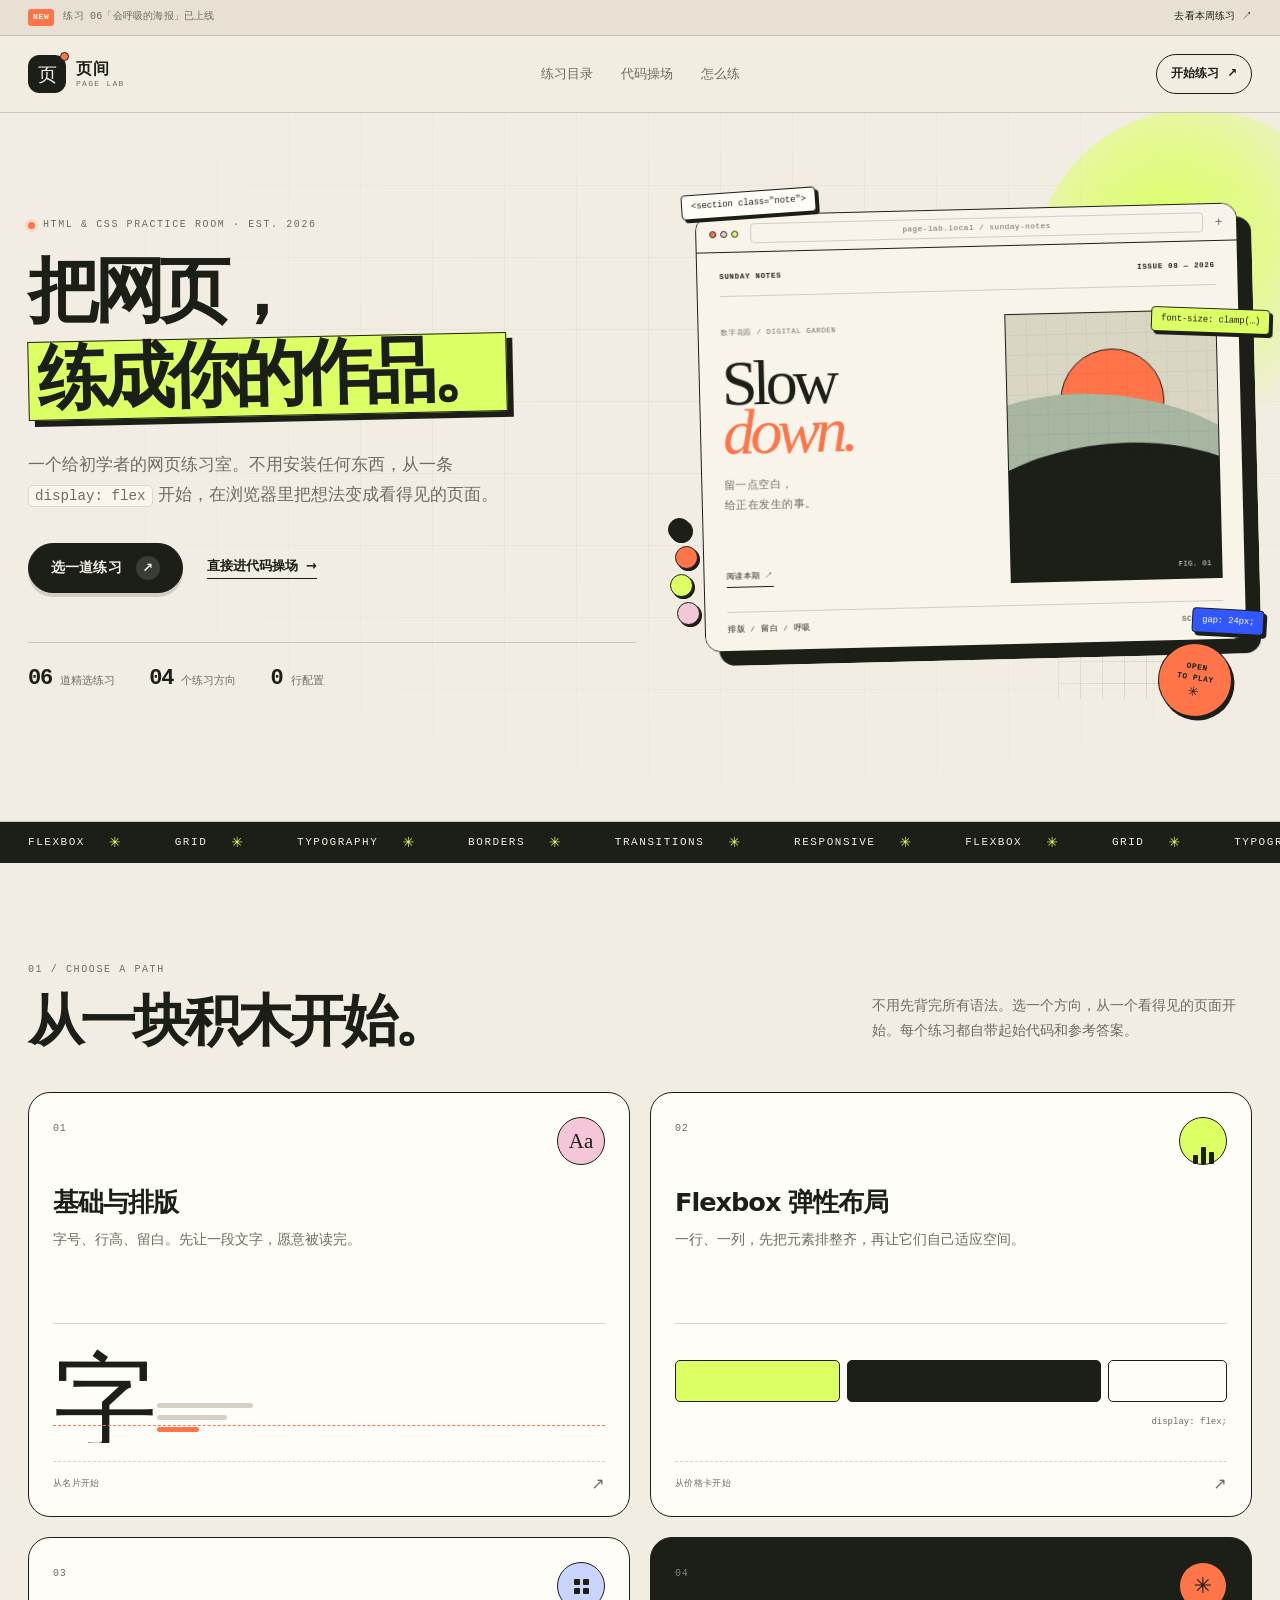
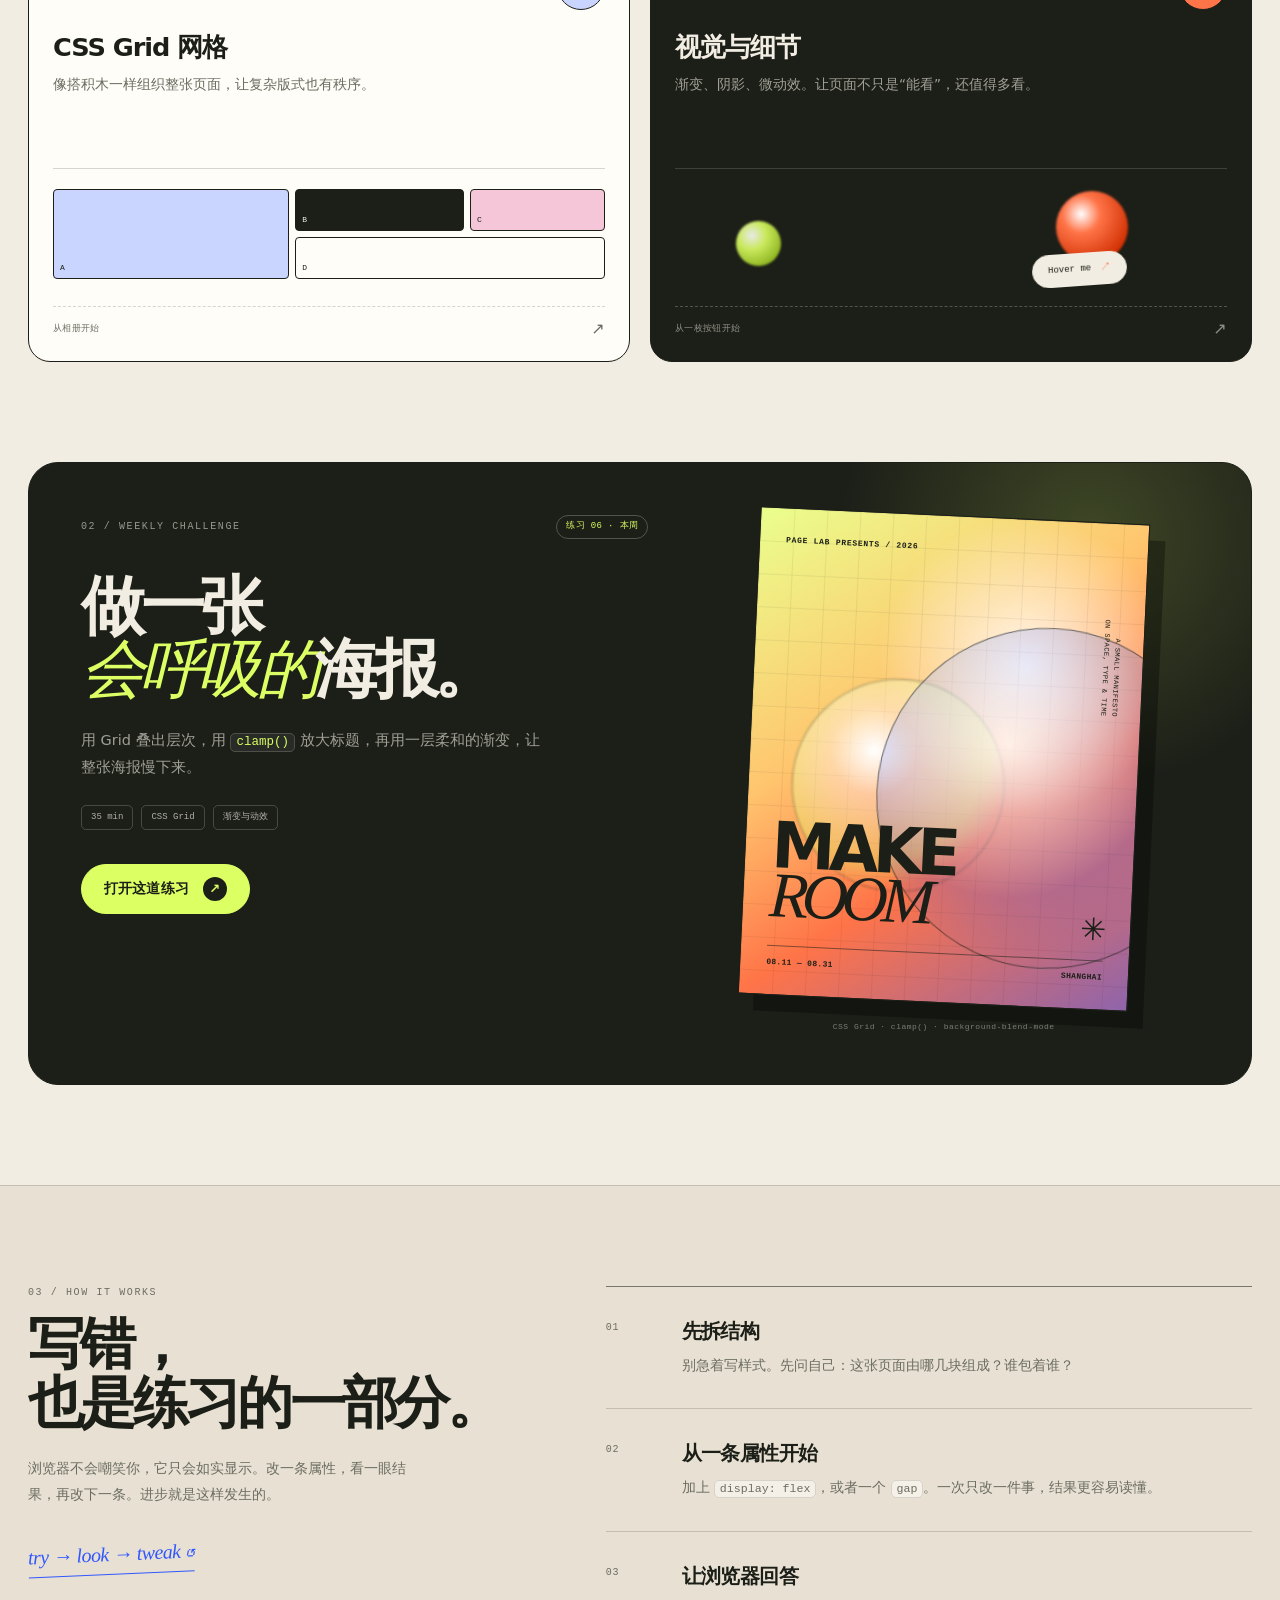
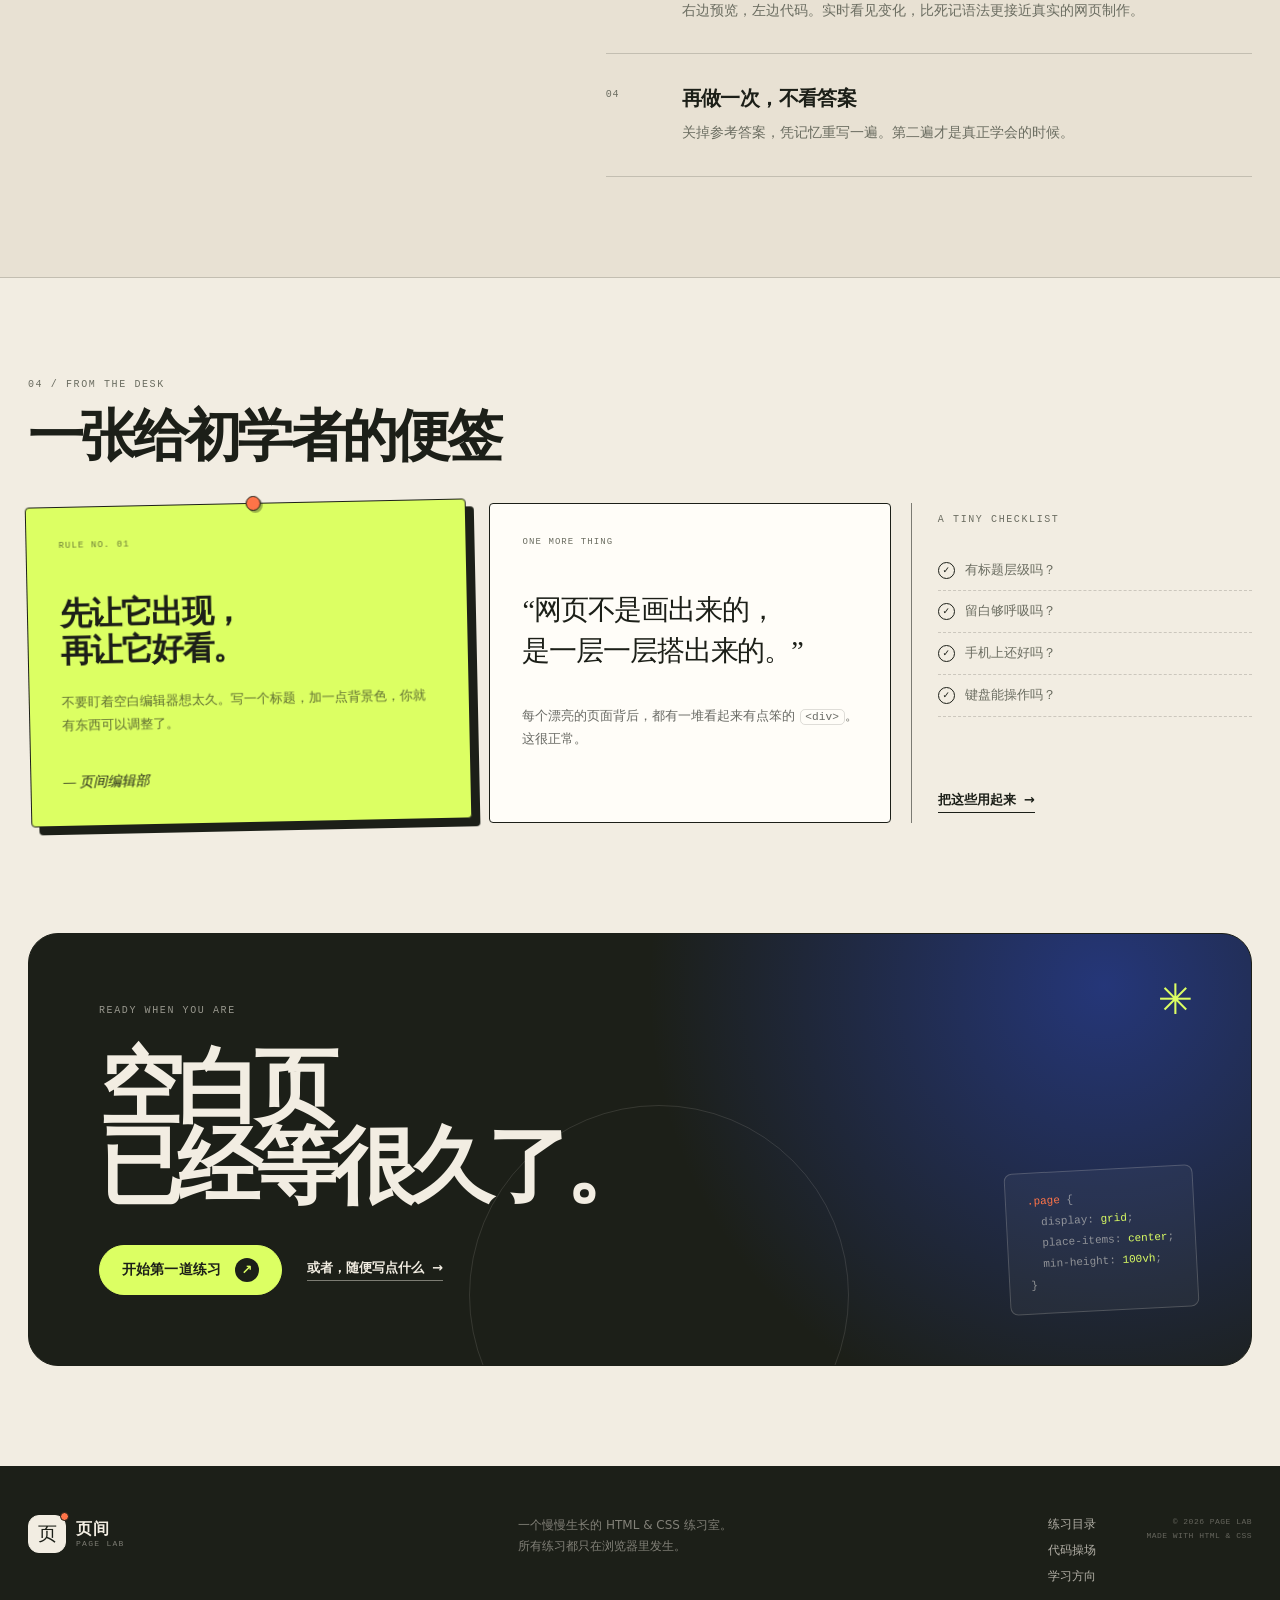
<file: index.html>
<!DOCTYPE html>
<html lang="zh-CN">
<head>
  <meta charset="UTF-8">
  <meta name="viewport" content="width=device-width, initial-scale=1.0">
  <meta name="theme-color" content="#f2ede2">
  <meta name="description" content="页间 PAGE LAB 是一个给初学者的 HTML &amp; CSS 练习室。用 6 道小练习、实时预览和参考答案，把网页练成自己的作品。">
  <title>页间 PAGE LAB · HTML &amp; CSS 练习室</title>
  <link rel="icon" href="assets/icons/favicon.svg" type="image/svg+xml">
  <link rel="icon" href="assets/icons/favicon-32x32.png" sizes="32x32" type="image/png">
  <link rel="icon" href="assets/icons/favicon-16x16.png" sizes="16x16" type="image/png">
  <link rel="shortcut icon" href="favicon.ico">
  <link rel="apple-touch-icon" sizes="180x180" href="assets/icons/apple-touch-icon.png">
  <link rel="manifest" href="site.webmanifest">
  <meta name="application-name" content="页间 PAGE LAB">
  <meta name="apple-mobile-web-app-title" content="页间">
  <meta name="apple-mobile-web-app-capable" content="yes">
  <meta name="mobile-web-app-capable" content="yes">
  <meta name="apple-mobile-web-app-status-bar-style" content="default">
  <link rel="stylesheet" href="styles.css">
  <script src="app.js" defer></script>
</head>
<body class="home" data-page="home">
  <a class="skip-link" href="#main">跳到主要内容</a>

  <div class="topbar">
    <div class="shell topbar-inner">
      <p><span class="topbar-label">NEW</span> 练习 06「会呼吸的海报」已上线</p>
      <a href="practice.html">去看本周练习 <span aria-hidden="true">↗</span></a>
    </div>
  </div>

  <header class="site-header" data-header>
    <div class="shell header-inner">
      <a class="brand" href="index.html" aria-label="页间 PAGE LAB 首页">
        <span class="brand-mark" aria-hidden="true">页</span>
        <span class="brand-words"><strong>页间</strong><small>PAGE LAB</small></span>
      </a>

      <button class="nav-toggle" type="button" aria-expanded="false" aria-controls="site-nav">
        <span class="sr-only">打开导航</span>
        <span aria-hidden="true"></span><span aria-hidden="true"></span>
      </button>

      <nav class="site-nav" id="site-nav" aria-label="主导航">
        <a href="practice.html">练习目录</a>
        <a href="playground.html">代码操场</a>
        <a href="#roadmap">怎么练</a>
      </nav>

      <a class="header-cta" href="practice.html">
        开始练习 <span aria-hidden="true">↗</span>
      </a>
    </div>
  </header>

  <main id="main">
    <section class="hero">
      <div class="hero-grid" aria-hidden="true"></div>
      <div class="shell hero-inner">
        <div class="hero-copy">
          <p class="eyebrow"><span class="eyebrow-dot" aria-hidden="true"></span> HTML &amp; CSS PRACTICE ROOM · EST. 2026</p>
          <h1>把网页，<br><span class="highlight">练成你的作品。</span></h1>
          <p class="hero-lede">一个给初学者的网页练习室。不用安装任何东西，从一条 <code>display: flex</code> 开始，在浏览器里把想法变成看得见的页面。</p>
          <div class="hero-actions">
            <a class="btn btn-dark" href="practice.html">选一道练习 <span class="btn-arrow" aria-hidden="true">↗</span></a>
            <a class="text-link" href="playground.html">直接进代码操场 <span aria-hidden="true">→</span></a>
          </div>
          <dl class="hero-stats">
            <div><dt>06</dt><dd>道精选练习</dd></div>
            <div><dt>04</dt><dd>个练习方向</dd></div>
            <div><dt>0</dt><dd>行配置</dd></div>
          </dl>
        </div>

        <div class="hero-art" aria-label="一个用 HTML 和 CSS 制作的双栏网页示例">
          <div class="art-sun" aria-hidden="true"></div>
          <div class="art-grid-lines" aria-hidden="true"></div>

          <div class="browser-card">
            <div class="browser-bar">
              <span class="browser-dots" aria-hidden="true"><i></i><i></i><i></i></span>
              <span class="browser-address">page-lab.local / sunday-notes</span>
              <span class="browser-plus" aria-hidden="true">+</span>
            </div>
            <div class="mini-site">
              <div class="mini-nav">
                <span>SUNDAY NOTES</span>
                <span>ISSUE 08 — 2026</span>
              </div>
              <div class="hero-mini-stage">
                <div class="mini-copy">
                  <span class="mini-kicker">数字花园 / DIGITAL GARDEN</span>
                  <h2>Slow<br><em>down.</em></h2>
                  <p>留一点空白，<br>给正在发生的事。</p>
                  <span class="mini-link">阅读本期 <i aria-hidden="true">↗</i></span>
                </div>
                <div class="mini-art" aria-hidden="true">
                  <div class="mini-sun"></div>
                  <div class="mini-ridge ridge-back"></div>
                  <div class="mini-ridge ridge-front"></div>
                  <span class="mini-fig">FIG. 01</span>
                </div>
              </div>
              <div class="mini-footer">
                <span>排版 / 留白 / 呼吸</span>
                <span>SCROLL ↓</span>
              </div>
            </div>
          </div>

          <span class="float-tag tag-html" aria-hidden="true">&lt;section class="note"&gt;</span>
          <span class="float-tag tag-css" aria-hidden="true">gap: 24px;</span>
          <span class="float-tag tag-font" aria-hidden="true">font-size: clamp(…)</span>

          <div class="palette" aria-hidden="true">
            <span style="--swatch:#1c1f18"></span>
            <span style="--swatch:#ff7448"></span>
            <span style="--swatch:#dcff63"></span>
            <span style="--swatch:#f5c6d7"></span>
          </div>

          <div class="stamp" aria-hidden="true">
            <span>OPEN</span>
            <span>TO PLAY</span>
            <i>✳</i>
          </div>
        </div>
      </div>
    </section>

    <div class="marquee" aria-hidden="true">
      <div class="marquee-track">
        <span>FLEXBOX</span><i>✳</i><span>GRID</span><i>✳</i><span>TYPOGRAPHY</span><i>✳</i><span>BORDERS</span><i>✳</i><span>TRANSITIONS</span><i>✳</i><span>RESPONSIVE</span><i>✳</i>
        <span>FLEXBOX</span><i>✳</i><span>GRID</span><i>✳</i><span>TYPOGRAPHY</span><i>✳</i><span>BORDERS</span><i>✳</i><span>TRANSITIONS</span><i>✳</i><span>RESPONSIVE</span><i>✳</i>
      </div>
    </div>

    <section class="section paths" id="paths">
      <div class="shell">
        <div class="section-heading">
          <div>
            <p class="eyebrow">01 / CHOOSE A PATH</p>
            <h2>从一块积木开始。</h2>
          </div>
          <p class="section-aside">不用先背完所有语法。选一个方向，从一个看得见的页面开始。每个练习都自带起始代码和参考答案。</p>
        </div>

        <div class="path-grid">
          <a class="path-card path-basic" href="practice.html?cat=basics">
            <div class="path-top">
              <span class="path-index">01</span>
              <span class="path-icon icon-type" aria-hidden="true">Aa</span>
            </div>
            <div class="path-body">
              <h3>基础与排版</h3>
              <p>字号、行高、留白。先让一段文字，愿意被读完。</p>
              <div class="path-visual visual-type" aria-hidden="true">
                <span class="type-big">字</span>
                <span class="type-lines"><i></i><i></i><i></i></span>
                <span class="type-baseline"></span>
              </div>
            </div>
            <div class="path-foot"><span>从名片开始</span><span class="path-arrow" aria-hidden="true">↗</span></div>
          </a>

          <a class="path-card path-flex" href="practice.html?cat=flex">
            <div class="path-top">
              <span class="path-index">02</span>
              <span class="path-icon icon-flex" aria-hidden="true"><i></i><i></i><i></i></span>
            </div>
            <div class="path-body">
              <h3>Flexbox 弹性布局</h3>
              <p>一行、一列，先把元素排整齐，再让它们自己适应空间。</p>
              <div class="path-visual visual-flex" aria-hidden="true">
                <span class="flex-bar"><i></i><i></i><i></i></span>
                <span class="flex-note">display: flex;</span>
              </div>
            </div>
            <div class="path-foot"><span>从价格卡开始</span><span class="path-arrow" aria-hidden="true">↗</span></div>
          </a>

          <a class="path-card path-grid-card" href="practice.html?cat=grid">
            <div class="path-top">
              <span class="path-index">03</span>
              <span class="path-icon icon-grid" aria-hidden="true"><i></i><i></i><i></i><i></i></span>
            </div>
            <div class="path-body">
              <h3>CSS Grid 网格</h3>
              <p>像搭积木一样组织整张页面，让复杂版式也有秩序。</p>
              <div class="path-visual visual-grid" aria-hidden="true">
                <span class="grid-cell cell-a">A</span>
                <span class="grid-cell cell-b">B</span>
                <span class="grid-cell cell-c">C</span>
                <span class="grid-cell cell-d">D</span>
              </div>
            </div>
            <div class="path-foot"><span>从相册开始</span><span class="path-arrow" aria-hidden="true">↗</span></div>
          </a>

          <a class="path-card path-visual-card" href="practice.html?cat=visual">
            <div class="path-top">
              <span class="path-index">04</span>
              <span class="path-icon icon-spark" aria-hidden="true">✳</span>
            </div>
            <div class="path-body">
              <h3>视觉与细节</h3>
              <p>渐变、阴影、微动效。让页面不只是“能看”，还值得多看。</p>
              <div class="path-visual visual-motion" aria-hidden="true">
                <span class="orb orb-one"></span>
                <span class="orb orb-two"></span>
                <span class="motion-button">Hover me <i>↗</i></span>
              </div>
            </div>
            <div class="path-foot"><span>从一枚按钮开始</span><span class="path-arrow" aria-hidden="true">↗</span></div>
          </a>
        </div>
      </div>
    </section>

    <section class="feature-section" id="challenge">
      <div class="shell">
        <div class="feature-card">
          <div class="feature-copy">
            <div class="feature-topline">
              <p class="eyebrow eyebrow-light">02 / WEEKLY CHALLENGE</p>
              <span class="feature-badge">练习 06 · 本周</span>
            </div>
            <h2>做一张<br><em>会呼吸的</em>海报。</h2>
            <p>用 Grid 叠出层次，用 <code>clamp()</code> 放大标题，再用一层柔和的渐变，让整张海报慢下来。</p>
            <ul class="feature-meta" aria-label="练习信息">
              <li>35 min</li>
              <li>CSS Grid</li>
              <li>渐变与动效</li>
            </ul>
            <a class="btn btn-lime" href="playground.html?challenge=poster">打开这道练习 <span class="btn-arrow" aria-hidden="true">↗</span></a>
          </div>

          <div class="feature-art">
            <div class="poster" aria-label="MAKE ROOM 海报预览">
              <span class="poster-kicker">PAGE LAB PRESENTS / 2026</span>
              <div class="poster-title">MAKE<br><em>ROOM</em></div>
              <div class="poster-orb" aria-hidden="true"></div>
              <p class="poster-side">A SMALL MANIFESTO<br>ON SPACE, TYPE &amp; TIME</p>
              <div class="poster-foot"><span>08.11 — 08.31</span><span>SHANGHAI</span></div>
              <span class="poster-star" aria-hidden="true">✳</span>
            </div>
            <p class="poster-caption">CSS Grid · clamp() · background-blend-mode</p>
          </div>
        </div>
      </div>
    </section>

    <section class="section method" id="roadmap">
      <div class="shell">
        <div class="method-grid">
          <div class="method-heading">
            <p class="eyebrow">03 / HOW IT WORKS</p>
            <h2>写错，<br>也是练习的一部分。</h2>
            <p>浏览器不会嘲笑你，它只会如实显示。改一条属性，看一眼结果，再改下一条。进步就是这样发生的。</p>
            <span class="scribble" aria-hidden="true">try → look → tweak ↺</span>
          </div>

          <ol class="method-steps">
            <li>
              <span class="step-num">01</span>
              <div><h3>先拆结构</h3><p>别急着写样式。先问自己：这张页面由哪几块组成？谁包着谁？</p></div>
            </li>
            <li>
              <span class="step-num">02</span>
              <div><h3>从一条属性开始</h3><p>加上 <code>display: flex</code>，或者一个 <code>gap</code>。一次只改一件事，结果更容易读懂。</p></div>
            </li>
            <li>
              <span class="step-num">03</span>
              <div><h3>让浏览器回答</h3><p>右边预览，左边代码。实时看见变化，比死记语法更接近真实的网页制作。</p></div>
            </li>
            <li>
              <span class="step-num">04</span>
              <div><h3>再做一次，不看答案</h3><p>关掉参考答案，凭记忆重写一遍。第二遍才是真正学会的时候。</p></div>
            </li>
          </ol>
        </div>
      </div>
    </section>

    <section class="section notes">
      <div class="shell">
        <div class="notes-heading">
          <p class="eyebrow">04 / FROM THE DESK</p>
          <h2>一张给初学者的便签</h2>
        </div>
        <div class="note-grid">
          <article class="note note-lime">
            <span class="note-pin" aria-hidden="true"></span>
            <p class="note-label">RULE NO. 01</p>
            <h3>先让它出现，<br>再让它好看。</h3>
            <p>不要盯着空白编辑器想太久。写一个标题，加一点背景色，你就有东西可以调整了。</p>
            <span class="note-sign">— 页间编辑部</span>
          </article>
          <article class="note note-paper">
            <p class="note-label">ONE MORE THING</p>
            <blockquote>“网页不是画出来的，<br>是一层一层搭出来的。”</blockquote>
            <p>每个漂亮的页面背后，都有一堆看起来有点笨的 <code>&lt;div&gt;</code>。这很正常。</p>
          </article>
          <div class="note-small">
            <p class="eyebrow">A TINY CHECKLIST</p>
            <ul class="tiny-list">
              <li><span aria-hidden="true">✓</span> 有标题层级吗？</li>
              <li><span aria-hidden="true">✓</span> 留白够呼吸吗？</li>
              <li><span aria-hidden="true">✓</span> 手机上还好吗？</li>
              <li><span aria-hidden="true">✓</span> 键盘能操作吗？</li>
            </ul>
            <a class="text-link" href="practice.html">把这些用起来 <span aria-hidden="true">→</span></a>
          </div>
        </div>
      </div>
    </section>

    <section class="closing">
      <div class="shell">
        <div class="closing-card">
          <p class="eyebrow eyebrow-light">READY WHEN YOU ARE</p>
          <h2>空白页<br>已经等很久了。</h2>
          <div class="closing-actions">
            <a class="btn btn-lime" href="practice.html">开始第一道练习 <span class="btn-arrow" aria-hidden="true">↗</span></a>
            <a class="text-link text-link-light" href="playground.html">或者，随便写点什么 <span aria-hidden="true">→</span></a>
          </div>
          <div class="closing-code" aria-hidden="true">
            <span>.page</span> {<br>
            &nbsp;&nbsp;display: <b>grid</b>;<br>
            &nbsp;&nbsp;place-items: <b>center</b>;<br>
            &nbsp;&nbsp;min-height: <b>100vh</b>;<br>
            }
          </div>
          <span class="closing-star" aria-hidden="true">✳</span>
        </div>
      </div>
    </section>
  </main>

  <footer class="site-footer">
    <div class="shell footer-inner">
      <a class="brand brand-footer" href="index.html" aria-label="页间 PAGE LAB 首页">
        <span class="brand-mark" aria-hidden="true">页</span>
        <span class="brand-words"><strong>页间</strong><small>PAGE LAB</small></span>
      </a>
      <p>一个慢慢生长的 HTML &amp; CSS 练习室。<br>所有练习都只在浏览器里发生。</p>
      <nav aria-label="页脚导航">
        <a href="practice.html">练习目录</a>
        <a href="playground.html">代码操场</a>
        <a href="#paths">学习方向</a>
      </nav>
      <p class="footer-meta">© 2026 PAGE LAB<br>MADE WITH HTML &amp; CSS</p>
    </div>
  </footer>
</body>
</html>
</file>
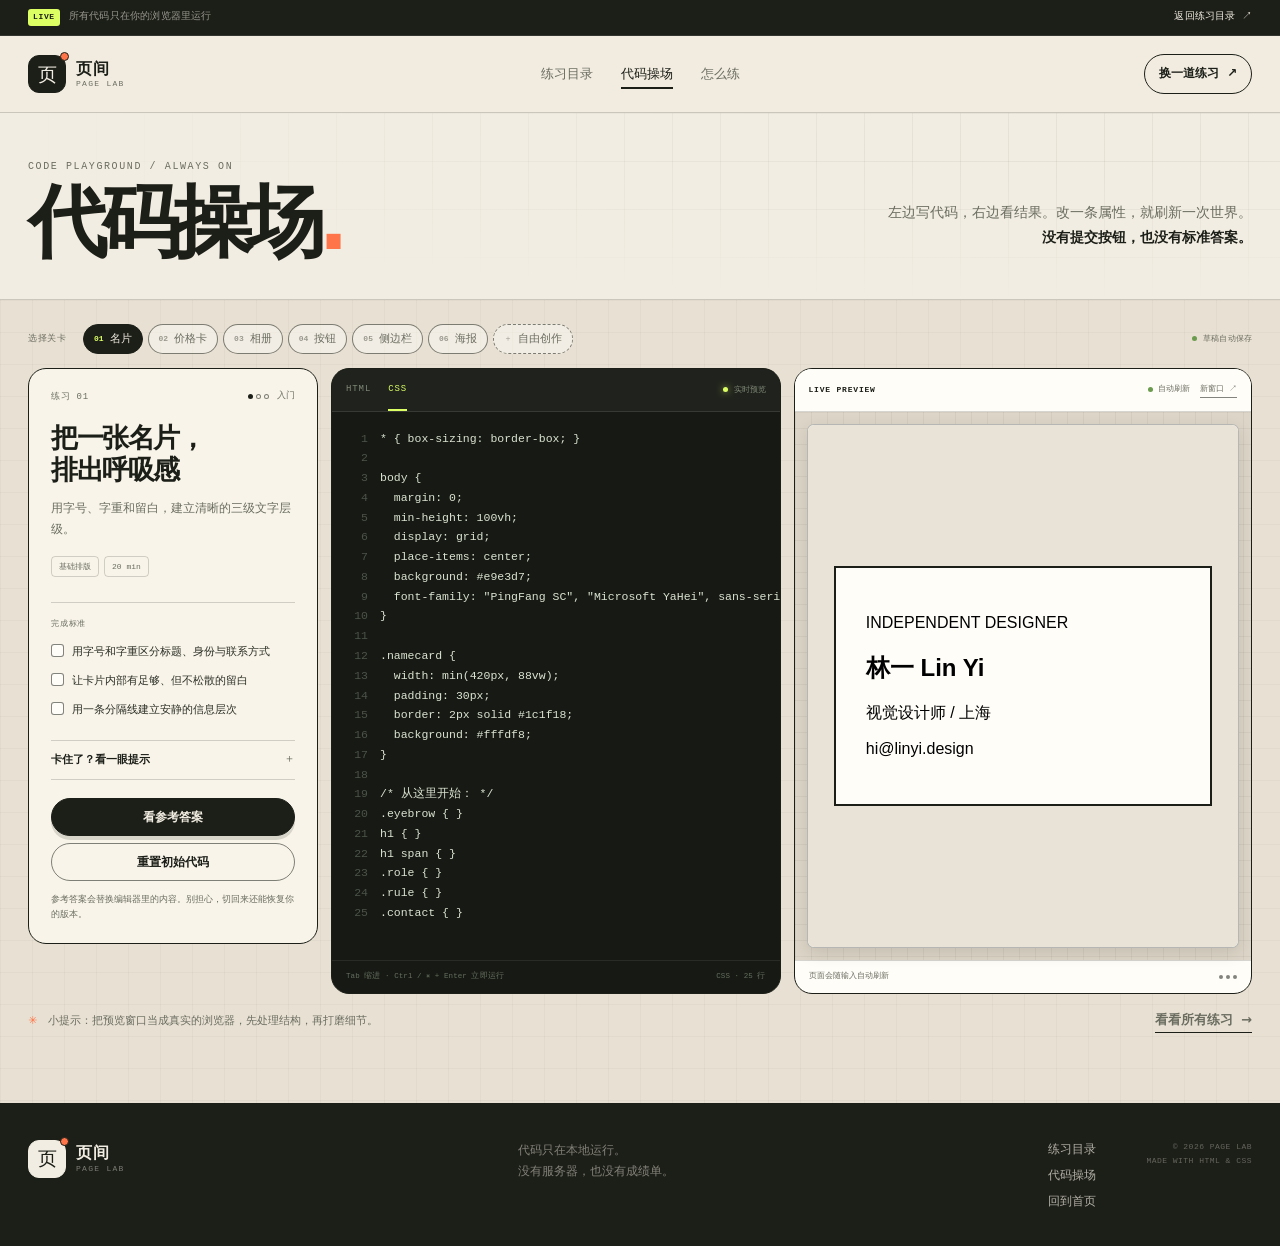
<file: playground.html>
<!DOCTYPE html>
<html lang="zh-CN">
<head>
  <meta charset="UTF-8">
  <meta name="viewport" content="width=device-width, initial-scale=1.0">
  <meta name="theme-color" content="#1c1f18">
  <meta name="description" content="页间代码操场：在浏览器里写 HTML 和 CSS，实时预览，切换 6 道练习，查看提示与参考答案。">
  <title>代码操场 · 页间 PAGE LAB</title>
  <link rel="icon" href="assets/icons/favicon.svg" type="image/svg+xml">
  <link rel="icon" href="assets/icons/favicon-32x32.png" sizes="32x32" type="image/png">
  <link rel="icon" href="assets/icons/favicon-16x16.png" sizes="16x16" type="image/png">
  <link rel="shortcut icon" href="favicon.ico">
  <link rel="apple-touch-icon" sizes="180x180" href="assets/icons/apple-touch-icon.png">
  <link rel="manifest" href="site.webmanifest">
  <meta name="application-name" content="页间 PAGE LAB">
  <meta name="apple-mobile-web-app-title" content="页间">
  <meta name="apple-mobile-web-app-capable" content="yes">
  <meta name="mobile-web-app-capable" content="yes">
  <meta name="apple-mobile-web-app-status-bar-style" content="default">
  <link rel="stylesheet" href="styles.css">
  <script src="app.js" defer></script>
</head>
<body class="playground-page" data-page="playground">
  <a class="skip-link" href="#main">跳到主要内容</a>

  <div class="topbar topbar-dark">
    <div class="shell topbar-inner">
      <p><span class="topbar-label">LIVE</span> 所有代码只在你的浏览器里运行</p>
      <a href="practice.html">返回练习目录 <span aria-hidden="true">↗</span></a>
    </div>
  </div>

  <header class="site-header" data-header>
    <div class="shell header-inner">
      <a class="brand" href="index.html" aria-label="页间 PAGE LAB 首页">
        <span class="brand-mark" aria-hidden="true">页</span>
        <span class="brand-words"><strong>页间</strong><small>PAGE LAB</small></span>
      </a>

      <button class="nav-toggle" type="button" aria-expanded="false" aria-controls="site-nav">
        <span class="sr-only">打开导航</span>
        <span aria-hidden="true"></span><span aria-hidden="true"></span>
      </button>

      <nav class="site-nav" id="site-nav" aria-label="主导航">
        <a href="practice.html">练习目录</a>
        <a href="playground.html" aria-current="page">代码操场</a>
        <a href="index.html#roadmap">怎么练</a>
      </nav>

      <a class="header-cta" href="practice.html">
        换一道练习 <span aria-hidden="true">↗</span>
      </a>
    </div>
  </header>

  <main id="main">
    <section class="playground-hero">
      <div class="playground-grid" aria-hidden="true"></div>
      <div class="shell playground-hero-inner">
        <div>
          <p class="eyebrow">CODE PLAYGROUND / ALWAYS ON</p>
          <h1>代码操场<span class="accent-dot">.</span></h1>
        </div>
        <p class="playground-lede">左边写代码，右边看结果。改一条属性，就刷新一次世界。<br><strong>没有提交按钮，也没有标准答案。</strong></p>
      </div>
    </section>

    <section class="playground-shell" aria-label="代码练习区">
      <div class="shell">
        <div class="challenge-strip">
          <span class="strip-label">选择关卡</span>
          <div class="challenge-pills" role="group" aria-label="选择练习关卡">
            <button class="challenge-pill is-active" type="button" data-challenge="card" aria-pressed="true"><span>01</span>名片</button>
            <button class="challenge-pill" type="button" data-challenge="pricing" aria-pressed="false"><span>02</span>价格卡</button>
            <button class="challenge-pill" type="button" data-challenge="gallery" aria-pressed="false"><span>03</span>相册</button>
            <button class="challenge-pill" type="button" data-challenge="button" aria-pressed="false"><span>04</span>按钮</button>
            <button class="challenge-pill" type="button" data-challenge="sidebar" aria-pressed="false"><span>05</span>侧边栏</button>
            <button class="challenge-pill" type="button" data-challenge="poster" aria-pressed="false"><span>06</span>海报</button>
            <button class="challenge-pill pill-free" type="button" data-challenge="free" aria-pressed="false"><span>＋</span>自由创作</button>
          </div>
          <span class="saved-status" id="savedStatus" role="status" aria-live="polite"><i aria-hidden="true"></i><span>草稿自动保存</span></span>
        </div>

        <div class="studio">
          <aside class="mission" aria-labelledby="challengeTitle">
            <div class="mission-top">
              <span class="mission-no" id="challengeNumber">练习 01</span>
              <span class="level" id="challengeLevel"><i></i><i></i><i class="is-off"></i><span>入门</span></span>
            </div>
            <h2 id="challengeTitle">把一张名片，排出呼吸感</h2>
            <p class="mission-intro" id="challengeIntro">用字号、字重和留白，建立清晰的三级文字层级。</p>
            <div class="mission-meta">
              <span id="challengeCategory">基础排版</span>
              <span id="challengeTime">20 min</span>
            </div>
            <h3 class="mission-subtitle">完成标准</h3>
            <ul class="checklist" id="challengeChecklist"></ul>
            <details class="hint-box" id="hintBox">
              <summary>卡住了？看一眼提示</summary>
              <p id="challengeHint"></p>
            </details>
            <div class="mission-actions">
              <button class="btn btn-dark btn-small" id="solutionBtn" type="button">看参考答案</button>
              <button class="btn btn-ghost btn-small" id="resetBtn" type="button">重置初始代码</button>
            </div>
            <p class="mission-tip">参考答案会替换编辑器里的内容。别担心，切回来还能恢复你的版本。</p>
          </aside>

          <div class="workbench">
            <section class="editor-panel" aria-label="代码编辑器">
              <div class="panel-bar">
                <div class="editor-tabs" role="tablist" aria-label="选择代码语言">
                  <button class="editor-tab is-active" id="tab-html" type="button" role="tab" aria-selected="true" aria-controls="htmlEditor">HTML</button>
                  <button class="editor-tab" id="tab-css" type="button" role="tab" aria-selected="false" aria-controls="cssEditor" tabindex="-1">CSS</button>
                </div>
                <span class="editor-status" id="editorStatus"><i aria-hidden="true"></i><span>实时预览</span></span>
              </div>
              <div class="code-area">
                <div class="line-numbers" id="lineNumbers" aria-hidden="true">1</div>
                <textarea class="code-editor" id="htmlEditor" aria-label="HTML 代码" spellcheck="false" autocomplete="off" autocapitalize="off" wrap="off"></textarea>
                <textarea class="code-editor" id="cssEditor" aria-label="CSS 代码" spellcheck="false" autocomplete="off" autocapitalize="off" wrap="off" hidden></textarea>
              </div>
              <div class="editor-foot">
                <span>Tab 缩进 · Ctrl / ⌘ + Enter 立即运行</span>
                <span class="editor-doc" id="editorDoc">HTML · 15 行</span>
              </div>
            </section>

            <section class="preview-panel" aria-label="实时预览">
              <div class="panel-bar">
                <span class="panel-label">LIVE PREVIEW</span>
                <div class="preview-actions">
                  <span class="preview-badge">自动刷新</span>
                  <button class="mini-action" id="openPreview" type="button">新窗口 <span aria-hidden="true">↗</span></button>
                </div>
              </div>
              <div class="preview-stage">
                <iframe id="previewFrame" title="你写的网页会显示在这里" sandbox="allow-scripts allow-modals allow-forms allow-popups"></iframe>
              </div>
              <div class="preview-foot">
                <span id="previewNote">页面会随输入自动刷新</span>
                <span class="preview-dots" aria-hidden="true"><i></i><i></i><i></i></span>
              </div>
            </section>
          </div>
        </div>

        <div class="playground-tips">
          <p><span aria-hidden="true">✳</span> 小提示：把预览窗口当成真实的浏览器，先处理结构，再打磨细节。</p>
          <a class="text-link" href="practice.html">看看所有练习 <span aria-hidden="true">→</span></a>
        </div>
      </div>
    </section>
  </main>

  <footer class="site-footer site-footer-compact">
    <div class="shell footer-inner">
      <a class="brand brand-footer" href="index.html" aria-label="页间 PAGE LAB 首页">
        <span class="brand-mark" aria-hidden="true">页</span>
        <span class="brand-words"><strong>页间</strong><small>PAGE LAB</small></span>
      </a>
      <p>代码只在本地运行。<br>没有服务器，也没有成绩单。</p>
      <nav aria-label="页脚导航">
        <a href="practice.html">练习目录</a>
        <a href="playground.html">代码操场</a>
        <a href="index.html">回到首页</a>
      </nav>
      <p class="footer-meta">© 2026 PAGE LAB<br>MADE WITH HTML &amp; CSS</p>
    </div>
  </footer>
</body>
</html>
</file>
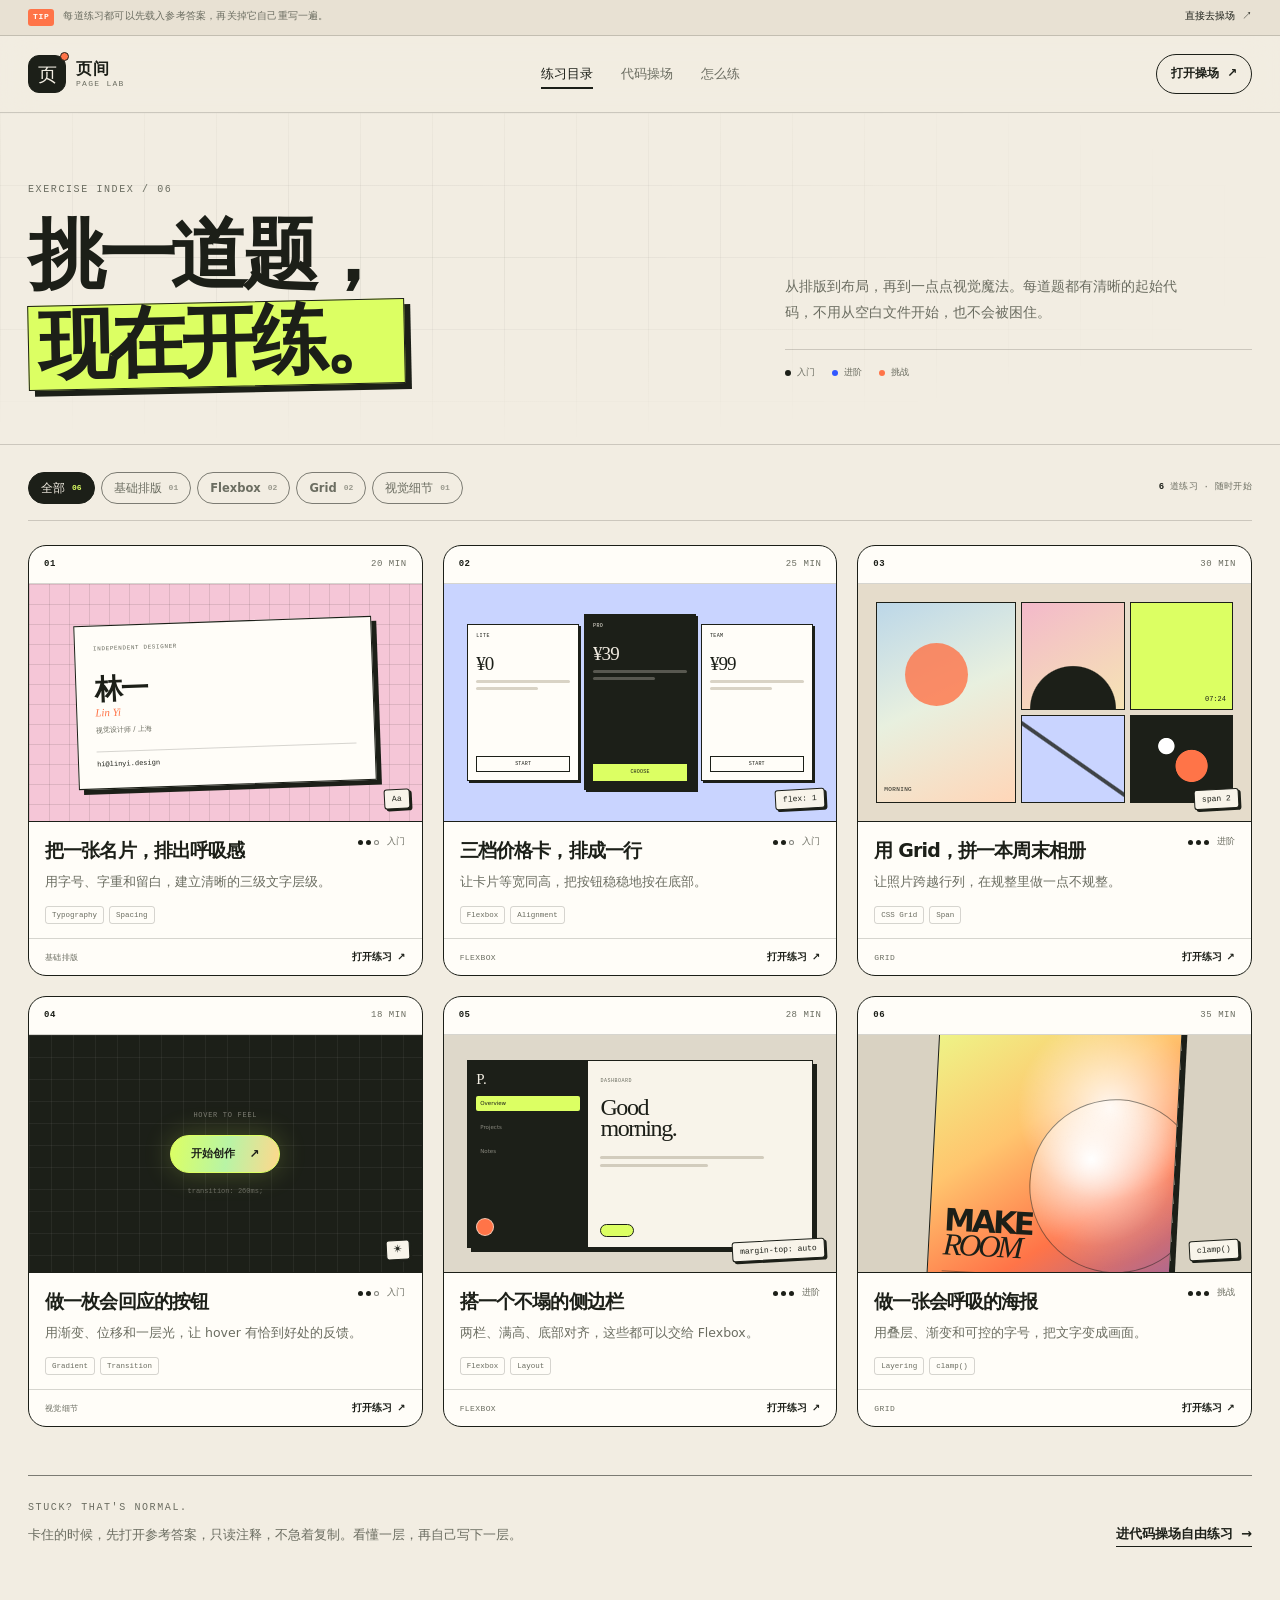
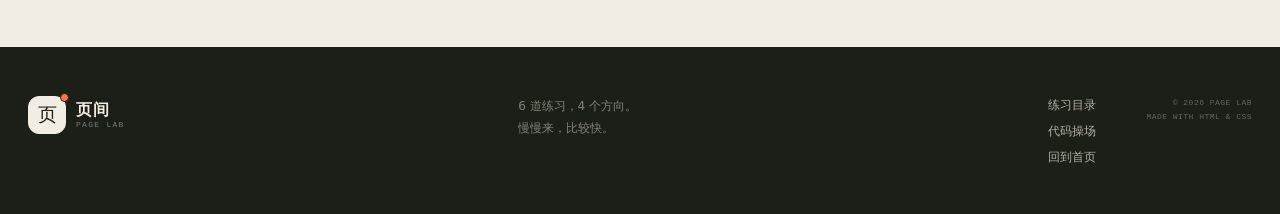
<file: practice.html>
<!DOCTYPE html>
<html lang="zh-CN">
<head>
  <meta charset="UTF-8">
  <meta name="viewport" content="width=device-width, initial-scale=1.0">
  <meta name="theme-color" content="#f2ede2">
  <meta name="description" content="页间练习目录：6 道 HTML 与 CSS 小练习，覆盖基础排版、Flexbox、CSS Grid 和视觉细节，每一道都能在代码操场里实时预览。">
  <title>练习目录 · 页间 PAGE LAB</title>
  <link rel="icon" href="assets/icons/favicon.svg" type="image/svg+xml">
  <link rel="icon" href="assets/icons/favicon-32x32.png" sizes="32x32" type="image/png">
  <link rel="icon" href="assets/icons/favicon-16x16.png" sizes="16x16" type="image/png">
  <link rel="shortcut icon" href="favicon.ico">
  <link rel="apple-touch-icon" sizes="180x180" href="assets/icons/apple-touch-icon.png">
  <link rel="manifest" href="site.webmanifest">
  <meta name="application-name" content="页间 PAGE LAB">
  <meta name="apple-mobile-web-app-title" content="页间">
  <meta name="apple-mobile-web-app-capable" content="yes">
  <meta name="mobile-web-app-capable" content="yes">
  <meta name="apple-mobile-web-app-status-bar-style" content="default">
  <link rel="stylesheet" href="styles.css">
  <script src="app.js" defer></script>
</head>
<body class="catalog-page" data-page="catalog">
  <a class="skip-link" href="#main">跳到主要内容</a>

  <div class="topbar">
    <div class="shell topbar-inner">
      <p><span class="topbar-label">TIP</span> 每道练习都可以先载入参考答案，再关掉它自己重写一遍。</p>
      <a href="playground.html">直接去操场 <span aria-hidden="true">↗</span></a>
    </div>
  </div>

  <header class="site-header" data-header>
    <div class="shell header-inner">
      <a class="brand" href="index.html" aria-label="页间 PAGE LAB 首页">
        <span class="brand-mark" aria-hidden="true">页</span>
        <span class="brand-words"><strong>页间</strong><small>PAGE LAB</small></span>
      </a>

      <button class="nav-toggle" type="button" aria-expanded="false" aria-controls="site-nav">
        <span class="sr-only">打开导航</span>
        <span aria-hidden="true"></span><span aria-hidden="true"></span>
      </button>

      <nav class="site-nav" id="site-nav" aria-label="主导航">
        <a href="practice.html" aria-current="page">练习目录</a>
        <a href="playground.html">代码操场</a>
        <a href="index.html#roadmap">怎么练</a>
      </nav>

      <a class="header-cta" href="playground.html">
        打开操场 <span aria-hidden="true">↗</span>
      </a>
    </div>
  </header>

  <main id="main">
    <section class="catalog-hero">
      <div class="catalog-grid" aria-hidden="true"></div>
      <div class="shell catalog-hero-inner">
        <div class="catalog-title">
          <p class="eyebrow">EXERCISE INDEX / 06</p>
          <h1>挑一道题，<br><span class="highlight">现在开练。</span></h1>
        </div>
        <div class="catalog-aside">
          <p>从排版到布局，再到一点点视觉魔法。每道题都有清晰的起始代码，不用从空白文件开始，也不会被困住。</p>
          <div class="difficulty-key" aria-label="难度说明">
            <span><i class="dot dot-one"></i>入门</span>
            <span><i class="dot dot-two"></i>进阶</span>
            <span><i class="dot dot-three"></i>挑战</span>
          </div>
        </div>
      </div>
    </section>

    <section class="catalog-body" id="catalog">
      <div class="shell">
        <div class="catalog-toolbar">
          <fieldset class="filter-bar">
            <legend class="sr-only">按类型筛选练习</legend>
            <input class="filter-radio" type="radio" name="exercise-filter" id="filter-all" value="all" checked>
            <label for="filter-all">全部 <span>06</span></label>
            <input class="filter-radio" type="radio" name="exercise-filter" id="filter-basics" value="basics">
            <label for="filter-basics">基础排版 <span>01</span></label>
            <input class="filter-radio" type="radio" name="exercise-filter" id="filter-flex" value="flex">
            <label for="filter-flex">Flexbox <span>02</span></label>
            <input class="filter-radio" type="radio" name="exercise-filter" id="filter-grid" value="grid">
            <label for="filter-grid">Grid <span>02</span></label>
            <input class="filter-radio" type="radio" name="exercise-filter" id="filter-visual" value="visual">
            <label for="filter-visual">视觉细节 <span>01</span></label>
          </fieldset>
          <p class="result-note"><span data-result-count>6</span> 道练习 · 随时开始</p>
        </div>

        <div class="exercise-grid" id="exercise-grid">
          <a class="exercise-card" href="playground.html?challenge=card" data-category="basics">
            <div class="exercise-top">
              <span class="exercise-no">01</span>
              <span class="exercise-time">20 MIN</span>
            </div>
            <div class="exercise-preview preview-card" aria-hidden="true">
              <div class="mini-namecard">
                <span class="mn-eyebrow">INDEPENDENT DESIGNER</span>
                <strong>林一<span>Lin Yi</span></strong>
                <span class="mn-role">视觉设计师 / 上海</span>
                <i class="mn-rule"></i>
                <span class="mn-mail">hi@linyi.design</span>
              </div>
              <span class="preview-sticker">Aa</span>
            </div>
            <div class="exercise-body">
              <div class="exercise-headrow">
                <h2>把一张名片，排出呼吸感</h2>
                <span class="level"><i></i><i></i><i class="is-off"></i><span>入门</span></span>
              </div>
              <p>用字号、字重和留白，建立清晰的三级文字层级。</p>
              <div class="tag-row"><span>Typography</span><span>Spacing</span></div>
            </div>
            <div class="exercise-foot">
              <span class="exercise-cat">基础排版</span>
              <span class="exercise-open">打开练习 <i aria-hidden="true">↗</i></span>
            </div>
          </a>

          <a class="exercise-card" href="playground.html?challenge=pricing" data-category="flex">
            <div class="exercise-top">
              <span class="exercise-no">02</span>
              <span class="exercise-time">25 MIN</span>
            </div>
            <div class="exercise-preview preview-pricing" aria-hidden="true">
              <div class="mini-pricing">
                <div class="mini-plan"><span>LITE</span><strong>¥0</strong><i></i><i></i><b>START</b></div>
                <div class="mini-plan is-hot"><span>PRO</span><strong>¥39</strong><i></i><i></i><b>CHOOSE</b></div>
                <div class="mini-plan"><span>TEAM</span><strong>¥99</strong><i></i><i></i><b>START</b></div>
              </div>
              <span class="preview-sticker">flex: 1</span>
            </div>
            <div class="exercise-body">
              <div class="exercise-headrow">
                <h2>三档价格卡，排成一行</h2>
                <span class="level"><i></i><i></i><i class="is-off"></i><span>入门</span></span>
              </div>
              <p>让卡片等宽同高，把按钮稳稳地按在底部。</p>
              <div class="tag-row"><span>Flexbox</span><span>Alignment</span></div>
            </div>
            <div class="exercise-foot">
              <span class="exercise-cat">Flexbox</span>
              <span class="exercise-open">打开练习 <i aria-hidden="true">↗</i></span>
            </div>
          </a>

          <a class="exercise-card" href="playground.html?challenge=gallery" data-category="grid">
            <div class="exercise-top">
              <span class="exercise-no">03</span>
              <span class="exercise-time">30 MIN</span>
            </div>
            <div class="exercise-preview preview-gallery" aria-hidden="true">
              <div class="mini-gallery">
                <span class="mg mg-a">MORNING</span>
                <span class="mg mg-b"></span>
                <span class="mg mg-c">07:24</span>
                <span class="mg mg-d"></span>
                <span class="mg mg-e"></span>
              </div>
              <span class="preview-sticker">span 2</span>
            </div>
            <div class="exercise-body">
              <div class="exercise-headrow">
                <h2>用 Grid，拼一本周末相册</h2>
                <span class="level"><i></i><i></i><i></i><span>进阶</span></span>
              </div>
              <p>让照片跨越行列，在规整里做一点不规整。</p>
              <div class="tag-row"><span>CSS Grid</span><span>Span</span></div>
            </div>
            <div class="exercise-foot">
              <span class="exercise-cat">Grid</span>
              <span class="exercise-open">打开练习 <i aria-hidden="true">↗</i></span>
            </div>
          </a>

          <a class="exercise-card" href="playground.html?challenge=button" data-category="visual">
            <div class="exercise-top">
              <span class="exercise-no">04</span>
              <span class="exercise-time">18 MIN</span>
            </div>
            <div class="exercise-preview preview-button" aria-hidden="true">
              <div class="mini-stage">
                <span class="mb-kicker">HOVER TO FEEL</span>
                <span class="mini-button">开始创作 <i>↗</i></span>
                <span class="mb-note">transition: 260ms;</span>
              </div>
              <span class="preview-sticker">✳</span>
            </div>
            <div class="exercise-body">
              <div class="exercise-headrow">
                <h2>做一枚会回应的按钮</h2>
                <span class="level"><i></i><i></i><i class="is-off"></i><span>入门</span></span>
              </div>
              <p>用渐变、位移和一层光，让 hover 有恰到好处的反馈。</p>
              <div class="tag-row"><span>Gradient</span><span>Transition</span></div>
            </div>
            <div class="exercise-foot">
              <span class="exercise-cat">视觉细节</span>
              <span class="exercise-open">打开练习 <i aria-hidden="true">↗</i></span>
            </div>
          </a>

          <a class="exercise-card" href="playground.html?challenge=sidebar" data-category="flex">
            <div class="exercise-top">
              <span class="exercise-no">05</span>
              <span class="exercise-time">28 MIN</span>
            </div>
            <div class="exercise-preview preview-sidebar" aria-hidden="true">
              <div class="mini-app">
                <div class="ma-side">
                  <span class="ma-logo">P.</span>
                  <span class="ma-link is-active">Overview</span>
                  <span class="ma-link">Projects</span>
                  <span class="ma-link">Notes</span>
                  <span class="ma-user"></span>
                </div>
                <div class="ma-main">
                  <span class="ma-kicker">DASHBOARD</span>
                  <strong>Good<br>morning.</strong>
                  <span class="ma-bar"></span>
                  <span class="ma-bar short"></span>
                  <span class="ma-chip"></span>
                </div>
              </div>
              <span class="preview-sticker">margin-top: auto</span>
            </div>
            <div class="exercise-body">
              <div class="exercise-headrow">
                <h2>搭一个不塌的侧边栏</h2>
                <span class="level"><i></i><i></i><i></i><span>进阶</span></span>
              </div>
              <p>两栏、满高、底部对齐，这些都可以交给 Flexbox。</p>
              <div class="tag-row"><span>Flexbox</span><span>Layout</span></div>
            </div>
            <div class="exercise-foot">
              <span class="exercise-cat">Flexbox</span>
              <span class="exercise-open">打开练习 <i aria-hidden="true">↗</i></span>
            </div>
          </a>

          <a class="exercise-card" href="playground.html?challenge=poster" data-category="grid">
            <div class="exercise-top">
              <span class="exercise-no">06</span>
              <span class="exercise-time">35 MIN</span>
            </div>
            <div class="exercise-preview preview-poster" aria-hidden="true">
              <div class="mini-poster">
                <span class="mp-kicker">PAGE LAB / 2026</span>
                <strong>MAKE<br><em>ROOM</em></strong>
                <span class="mp-orb"></span>
                <span class="mp-foot">08.11 — 08.31</span>
              </div>
              <span class="preview-sticker">clamp()</span>
            </div>
            <div class="exercise-body">
              <div class="exercise-headrow">
                <h2>做一张会呼吸的海报</h2>
                <span class="level"><i></i><i></i><i></i><span>挑战</span></span>
              </div>
              <p>用叠层、渐变和可控的字号，把文字变成画面。</p>
              <div class="tag-row"><span>Layering</span><span>clamp()</span></div>
            </div>
            <div class="exercise-foot">
              <span class="exercise-cat">Grid</span>
              <span class="exercise-open">打开练习 <i aria-hidden="true">↗</i></span>
            </div>
          </a>
        </div>

        <div class="catalog-footer">
          <div>
            <p class="eyebrow">STUCK? THAT'S NORMAL.</p>
            <p>卡住的时候，先打开参考答案，只读注释，不急着复制。看懂一层，再自己写下一层。</p>
          </div>
          <a class="text-link" href="playground.html">进代码操场自由练习 <span aria-hidden="true">→</span></a>
        </div>
      </div>
    </section>
  </main>

  <footer class="site-footer">
    <div class="shell footer-inner">
      <a class="brand brand-footer" href="index.html" aria-label="页间 PAGE LAB 首页">
        <span class="brand-mark" aria-hidden="true">页</span>
        <span class="brand-words"><strong>页间</strong><small>PAGE LAB</small></span>
      </a>
      <p>6 道练习，4 个方向。<br>慢慢来，比较快。</p>
      <nav aria-label="页脚导航">
        <a href="practice.html">练习目录</a>
        <a href="playground.html">代码操场</a>
        <a href="index.html">回到首页</a>
      </nav>
      <p class="footer-meta">© 2026 PAGE LAB<br>MADE WITH HTML &amp; CSS</p>
    </div>
  </footer>
</body>
</html>
</file>
<file: styles.css>
/* ==========================================================================
   页间 PAGE LAB — shared styles
   An editorial playground for learning HTML & CSS.
   ========================================================================== */

:root {
  --paper: #f2ede2;
  --paper-deep: #e8e1d3;
  --paper-soft: #f8f4ea;
  --white: #fffdf8;
  --ink: #1c1f18;
  --ink-soft: #2b2f25;
  --muted: #6b6d61;
  --line: rgba(28, 31, 24, 0.18);
  --line-strong: rgba(28, 31, 24, 0.55);
  --lime: #dcff63;
  --orange: #ff7448;
  --blue: #3157ff;
  --pink: #f5c6d7;
  --lavender: #c9d4ff;
  --green: #b9d4af;
  --radius: 22px;
  --shadow-card: 7px 7px 0 var(--ink);
  --font-sans: "PingFang SC", "Hiragino Sans GB", "Microsoft YaHei", system-ui, -apple-system, "Segoe UI", sans-serif;
  --font-serif: "Iowan Old Style", "Palatino Linotype", Palatino, "Songti SC", "STSong", Georgia, serif;
  --font-mono: "Cascadia Code", "SFMono-Regular", "SF Mono", Consolas, "Liberation Mono", monospace;
  --shell: 1240px;
  --gutter: 28px;
  --header-height: 76px;
}

*,
*::before,
*::after {
  box-sizing: border-box;
}

html {
  scroll-behavior: smooth;
  -webkit-text-size-adjust: 100%;
}

[id] {
  scroll-margin-top: calc(var(--header-height) + 24px);
}

body {
  margin: 0;
  background: var(--paper);
  color: var(--ink);
  font-family: var(--font-sans);
  font-size: 16px;
  line-height: 1.6;
  -webkit-font-smoothing: antialiased;
  text-rendering: optimizeLegibility;
}

body.nav-open {
  overflow: hidden;
}

::selection {
  background: var(--lime);
  color: var(--ink);
}

h1,
h2,
h3,
h4,
p,
figure,
blockquote,
dl,
dd {
  margin: 0;
}

ul,
ol {
  margin: 0;
  padding: 0;
  list-style: none;
}

a {
  color: inherit;
  text-decoration: none;
}

button {
  padding: 0;
  border: 0;
  background: none;
  color: inherit;
  font: inherit;
  cursor: pointer;
}

textarea,
input {
  font: inherit;
}

svg {
  display: block;
  max-width: 100%;
}

code {
  padding: 0.12em 0.42em;
  border: 1px solid rgba(28, 31, 24, 0.14);
  border-radius: 5px;
  background: rgba(255, 253, 248, 0.56);
  font-family: var(--font-mono);
  font-size: 0.86em;
  white-space: nowrap;
}

:focus-visible {
  outline: 3px solid var(--blue);
  outline-offset: 3px;
}

.sr-only {
  position: absolute !important;
  width: 1px !important;
  height: 1px !important;
  padding: 0 !important;
  overflow: hidden !important;
  clip: rect(0, 0, 0, 0) !important;
  white-space: nowrap !important;
  border: 0 !important;
}

[hidden] {
  display: none !important;
}

.skip-link {
  position: fixed;
  z-index: 999;
  top: 12px;
  left: 12px;
  padding: 12px 18px;
  border: 2px solid var(--ink);
  border-radius: 999px;
  background: var(--lime);
  color: var(--ink);
  font-size: 13px;
  font-weight: 700;
  transform: translateY(-160%);
  transition: transform 180ms ease;
}

.skip-link:focus {
  transform: translateY(0);
}

.shell {
  width: min(calc(100% - var(--gutter) * 2), var(--shell));
  margin-inline: auto;
}

/* --------------------------------------------------------------------------
   Shared type & controls
   -------------------------------------------------------------------------- */

.eyebrow {
  display: flex;
  align-items: center;
  gap: 8px;
  color: var(--muted);
  font-family: var(--font-mono);
  font-size: 10px;
  font-weight: 500;
  letter-spacing: 0.16em;
  line-height: 1.4;
  text-transform: uppercase;
}

.eyebrow-dot {
  width: 7px;
  height: 7px;
  border-radius: 50%;
  background: var(--orange);
  box-shadow: 0 0 0 3px rgba(255, 116, 72, 0.16);
}

.eyebrow-light {
  color: rgba(242, 237, 226, 0.58);
}

.highlight {
  position: relative;
  display: inline-block;
  padding: 0.015em 0.12em 0.08em;
  border: 1.5px solid var(--ink);
  background: var(--lime);
  box-shadow: 6px 6px 0 var(--ink);
  transform: rotate(-1.2deg);
}

.btn {
  display: inline-flex;
  align-items: center;
  justify-content: center;
  gap: 14px;
  min-height: 50px;
  padding: 12px 22px;
  border: 1.5px solid var(--ink);
  border-radius: 999px;
  font-size: 14px;
  font-weight: 650;
  letter-spacing: 0.01em;
  line-height: 1.2;
  transition: transform 180ms ease, box-shadow 180ms ease, background-color 180ms ease, color 180ms ease;
}

.btn:hover {
  transform: translateY(-2px);
}

.btn-arrow {
  display: grid;
  width: 24px;
  height: 24px;
  place-items: center;
  border-radius: 50%;
  background: rgba(255, 255, 255, 0.13);
  font-size: 13px;
  transition: transform 180ms ease;
}

.btn:hover .btn-arrow {
  transform: rotate(45deg);
}

.btn-dark {
  border-color: var(--ink);
  background: var(--ink);
  color: var(--paper);
  box-shadow: 0 4px 0 rgba(28, 31, 24, 0.15);
}

.btn-dark:hover {
  background: var(--blue);
  border-color: var(--blue);
  box-shadow: 0 7px 0 rgba(49, 87, 255, 0.2);
}

.btn-lime {
  border-color: var(--lime);
  background: var(--lime);
  color: var(--ink);
}

.btn-lime:hover {
  background: var(--paper);
  border-color: var(--paper);
}

.btn-lime .btn-arrow {
  background: var(--ink);
  color: var(--lime);
}

.btn-ghost {
  border-color: var(--line-strong);
  background: transparent;
  color: var(--ink);
}

.btn-ghost:hover {
  border-color: var(--ink);
  background: rgba(28, 31, 24, 0.05);
}

.btn-small {
  min-height: 38px;
  padding: 8px 14px;
  gap: 8px;
  font-size: 12px;
}

.text-link {
  display: inline-flex;
  align-items: center;
  gap: 8px;
  padding-bottom: 3px;
  border-bottom: 1.5px solid var(--ink);
  font-size: 13px;
  font-weight: 600;
  line-height: 1.4;
  transition: color 180ms ease, gap 180ms ease;
}

.text-link:hover {
  gap: 13px;
  color: var(--blue);
}

.text-link-light {
  border-color: rgba(242, 237, 226, 0.45);
  color: var(--paper);
}

.text-link-light:hover {
  color: var(--lime);
}

.level {
  display: inline-flex;
  align-items: center;
  gap: 3px;
  flex: 0 0 auto;
  color: var(--muted);
  font-family: var(--font-mono);
  font-size: 9px;
  letter-spacing: 0.02em;
  line-height: 1;
}

.level i {
  width: 5px;
  height: 5px;
  border-radius: 50%;
  background: var(--ink);
}

.level i.is-off {
  background: transparent;
  box-shadow: inset 0 0 0 1px var(--line-strong);
}

.level span {
  margin-left: 5px;
  white-space: nowrap;
}

/* --------------------------------------------------------------------------
   Topbar, header, navigation
   -------------------------------------------------------------------------- */

.topbar {
  border-bottom: 1px solid var(--line);
  background: var(--paper-deep);
  font-family: var(--font-mono);
  font-size: 10px;
  letter-spacing: 0.02em;
}

.topbar-dark {
  border-color: rgba(255, 255, 255, 0.1);
  background: var(--ink);
  color: var(--paper);
}

.topbar-inner {
  display: flex;
  min-height: 35px;
  align-items: center;
  justify-content: space-between;
  gap: 20px;
}

.topbar-inner p {
  display: flex;
  min-width: 0;
  align-items: center;
  gap: 9px;
  overflow: hidden;
  color: var(--muted);
  text-overflow: ellipsis;
  white-space: nowrap;
}

.topbar-dark .topbar-inner p {
  color: rgba(242, 237, 226, 0.58);
}

.topbar-label {
  flex: 0 0 auto;
  padding: 2px 5px;
  border-radius: 3px;
  background: var(--orange);
  color: var(--white);
  font-size: 8px;
  font-weight: 700;
  letter-spacing: 0.08em;
}

.topbar-dark .topbar-label {
  background: var(--lime);
  color: var(--ink);
}

.topbar a {
  flex: 0 0 auto;
  padding: 4px 0;
  border-bottom: 1px solid transparent;
  color: var(--ink);
  transition: border-color 150ms ease, color 150ms ease;
}

.topbar-dark a {
  color: var(--paper);
}

.topbar a:hover {
  border-color: currentColor;
  color: var(--blue);
}

.topbar-dark a:hover {
  color: var(--lime);
}

.site-header {
  position: sticky;
  z-index: 100;
  top: 0;
  border-bottom: 1px solid var(--line);
  background: rgba(242, 237, 226, 0.9);
  -webkit-backdrop-filter: blur(16px);
  backdrop-filter: blur(16px);
}

.header-inner {
  display: grid;
  min-height: var(--header-height);
  grid-template-columns: 1fr auto 1fr;
  align-items: center;
  gap: 24px;
}

.brand {
  display: inline-flex;
  width: max-content;
  align-items: center;
  gap: 10px;
}

.brand-mark {
  position: relative;
  display: grid;
  width: 38px;
  height: 38px;
  place-items: center;
  border: 1.5px solid var(--ink);
  border-radius: 11px;
  background: var(--ink);
  color: var(--paper);
  font-family: var(--font-serif);
  font-size: 19px;
  line-height: 1;
}

.brand-mark::after {
  position: absolute;
  top: -4px;
  right: -4px;
  width: 9px;
  height: 9px;
  border: 1.5px solid var(--ink);
  border-radius: 50%;
  background: var(--orange);
  content: "";
}

.brand-words {
  display: flex;
  flex-direction: column;
  gap: 1px;
}

.brand-words strong {
  font-size: 16px;
  font-weight: 800;
  letter-spacing: 0.06em;
  line-height: 1.2;
}

.brand-words small {
  color: var(--muted);
  font-family: var(--font-mono);
  font-size: 8px;
  letter-spacing: 0.16em;
  line-height: 1.3;
}

.site-nav {
  display: flex;
  align-items: center;
  justify-content: center;
  gap: 28px;
}

.site-nav a {
  position: relative;
  padding: 8px 0;
  color: var(--muted);
  font-size: 13px;
  font-weight: 550;
  transition: color 160ms ease;
}

.site-nav a::after {
  position: absolute;
  right: 0;
  bottom: 3px;
  left: 0;
  height: 2px;
  background: var(--ink);
  content: "";
  transform: scaleX(0);
  transform-origin: right;
  transition: transform 200ms ease;
}

.site-nav a:hover,
.site-nav a[aria-current="page"] {
  color: var(--ink);
}

.site-nav a:hover::after,
.site-nav a[aria-current="page"]::after {
  transform: scaleX(1);
  transform-origin: left;
}

.header-cta {
  display: inline-flex;
  justify-self: end;
  align-items: center;
  gap: 8px;
  padding: 9px 14px;
  border: 1.5px solid var(--ink);
  border-radius: 999px;
  background: transparent;
  font-size: 12px;
  font-weight: 650;
  transition: background-color 180ms ease, color 180ms ease;
}

.header-cta span {
  transition: transform 180ms ease;
}

.header-cta:hover {
  background: var(--ink);
  color: var(--paper);
}

.header-cta:hover span {
  transform: rotate(45deg);
}

.nav-toggle {
  display: none;
  width: 42px;
  height: 42px;
  flex-direction: column;
  align-items: center;
  justify-content: center;
  gap: 6px;
  border: 1.5px solid var(--ink);
  border-radius: 50%;
}

.nav-toggle > span:not(.sr-only) {
  width: 16px;
  height: 1.5px;
  background: var(--ink);
  transition: transform 180ms ease;
}

.nav-open .nav-toggle > span:nth-child(2) {
  transform: translateY(3.75px) rotate(45deg);
}

.nav-open .nav-toggle > span:nth-child(3) {
  transform: translateY(-3.75px) rotate(-45deg);
}

/* --------------------------------------------------------------------------
   Home hero
   -------------------------------------------------------------------------- */

.hero {
  position: relative;
  overflow: hidden;
  padding: 66px 0 92px;
  border-bottom: 1px solid var(--line);
}

.hero-grid,
.catalog-grid,
.playground-grid {
  position: absolute;
  inset: 0;
  background-image:
    linear-gradient(rgba(28, 31, 24, 0.055) 1px, transparent 1px),
    linear-gradient(90deg, rgba(28, 31, 24, 0.055) 1px, transparent 1px);
  background-size: 72px 72px;
  pointer-events: none;
  -webkit-mask-image: radial-gradient(ellipse at 60% 40%, #000 10%, transparent 76%);
  mask-image: radial-gradient(ellipse at 60% 40%, #000 10%, transparent 76%);
}

.hero-inner {
  position: relative;
  display: grid;
  grid-template-columns: minmax(0, 1.04fr) minmax(460px, 0.96fr);
  align-items: center;
  gap: 54px;
}

.hero-copy {
  position: relative;
  z-index: 2;
  max-width: 690px;
}

.hero h1 {
  margin-top: 24px;
  font-size: clamp(2.5rem, 5.55vw, 5.6rem);
  font-weight: 900;
  letter-spacing: -0.075em;
  line-height: 0.99;
}

.highlight {
  margin-top: 0.14em;
  white-space: nowrap;
}

.hero-lede {
  max-width: 550px;
  margin-top: 34px;
  color: var(--muted);
  font-size: 16.5px;
  line-height: 1.85;
}

.hero-lede strong {
  color: var(--ink);
  font-weight: 700;
}

.hero-actions {
  display: flex;
  flex-wrap: wrap;
  align-items: center;
  gap: 24px;
  margin-top: 32px;
}

.hero-stats {
  display: flex;
  gap: 34px;
  margin-top: 49px;
  padding-top: 25px;
  border-top: 1px solid var(--line);
}

.hero-stats > div {
  display: flex;
  align-items: baseline;
  gap: 8px;
}

.hero-stats dt {
  font-family: var(--font-mono);
  font-size: 22px;
  font-weight: 700;
  letter-spacing: -0.05em;
  line-height: 1;
}

.hero-stats dd {
  color: var(--muted);
  font-size: 11px;
  line-height: 1.4;
}

/* Hero browser illustration */

.hero-art {
  position: relative;
  z-index: 1;
  min-height: 550px;
  padding: 30px 10px;
}

.art-sun {
  position: absolute;
  top: -70px;
  right: -110px;
  width: 330px;
  height: 330px;
  border-radius: 50%;
  background: radial-gradient(circle at 42% 38%, var(--lime) 0%, rgba(220, 255, 99, 0.62) 36%, rgba(220, 255, 99, 0) 72%);
  pointer-events: none;
}

.art-grid-lines {
  position: absolute;
  right: 24px;
  bottom: 30px;
  width: 170px;
  height: 170px;
  background-image:
    linear-gradient(rgba(28, 31, 24, 0.18) 1px, transparent 1px),
    linear-gradient(90deg, rgba(28, 31, 24, 0.18) 1px, transparent 1px);
  background-size: 22px 22px;
  -webkit-mask-image: linear-gradient(135deg, transparent 10%, #000 80%);
  mask-image: linear-gradient(135deg, transparent 10%, #000 80%);
  opacity: 0.7;
}

.browser-card {
  position: relative;
  z-index: 2;
  width: min(100%, 560px);
  margin-inline: auto;
  overflow: hidden;
  border: 1.8px solid var(--ink);
  border-radius: 16px;
  background: var(--white);
  box-shadow: 14px 14px 0 var(--ink);
  transform: rotate(-1.4deg);
}

.browser-bar {
  display: flex;
  min-height: 37px;
  align-items: center;
  gap: 12px;
  padding: 0 13px;
  border-bottom: 1.5px solid var(--ink);
  background: var(--paper-soft);
}

.browser-dots {
  display: flex;
  gap: 4px;
}

.browser-dots i {
  width: 7px;
  height: 7px;
  border: 1px solid var(--ink);
  border-radius: 50%;
  background: var(--orange);
}

.browser-dots i:nth-child(2) {
  background: var(--pink);
}

.browser-dots i:nth-child(3) {
  background: var(--lime);
}

.browser-address {
  flex: 1;
  padding: 3px 9px;
  border: 1px solid rgba(28, 31, 24, 0.18);
  border-radius: 4px;
  color: var(--muted);
  font-family: var(--font-mono);
  font-size: 8px;
  letter-spacing: 0.04em;
  line-height: 1.5;
  text-align: center;
}

.browser-plus {
  color: var(--muted);
  font-family: var(--font-mono);
  font-size: 13px;
  line-height: 1;
}

.mini-site {
  padding: 19px 22px 14px;
  background: var(--paper-soft);
}

.mini-nav,
.mini-footer {
  display: flex;
  align-items: center;
  justify-content: space-between;
  color: var(--ink);
  font-family: var(--font-mono);
  font-size: 7.5px;
  font-weight: 600;
  letter-spacing: 0.09em;
  line-height: 1.5;
}

.mini-nav {
  padding-bottom: 13px;
  border-bottom: 1px solid var(--line);
}

.hero-mini-stage {
  display: grid;
  min-height: 315px;
  grid-template-columns: 1.12fr 0.88fr;
  gap: 14px;
  padding: 24px 0 22px;
}

.mini-copy {
  display: flex;
  flex-direction: column;
  align-items: flex-start;
  padding: 7px 0 2px;
}

.mini-kicker {
  color: var(--muted);
  font-family: var(--font-mono);
  font-size: 7px;
  letter-spacing: 0.11em;
  line-height: 1.5;
}

.mini-copy h2 {
  margin: 20px 0 19px;
  font-family: var(--font-serif);
  font-size: clamp(3.4rem, 5vw, 4.7rem);
  font-weight: 400;
  letter-spacing: -0.075em;
  line-height: 0.77;
}

.mini-copy h2 em {
  color: var(--orange);
  font-weight: 400;
}

.mini-copy p {
  color: var(--muted);
  font-size: 11px;
  letter-spacing: 0.04em;
  line-height: 1.8;
}

.mini-link {
  display: inline-flex;
  align-items: center;
  gap: 5px;
  margin-top: auto;
  padding-bottom: 4px;
  border-bottom: 1px solid var(--ink);
  font-family: var(--font-mono);
  font-size: 8px;
  letter-spacing: 0.04em;
  line-height: 1.5;
}

.mini-link i {
  font-style: normal;
}

.mini-art {
  position: relative;
  min-height: 260px;
  overflow: hidden;
  border: 1px solid var(--ink);
  background: #d9d6c4;
  isolation: isolate;
}

.mini-art::before {
  position: absolute;
  inset: 0;
  z-index: 3;
  background-image:
    linear-gradient(rgba(28, 31, 24, 0.09) 1px, transparent 1px),
    linear-gradient(90deg, rgba(28, 31, 24, 0.09) 1px, transparent 1px);
  background-size: 20px 20px;
  content: "";
  opacity: 0.45;
}

.mini-sun {
  position: absolute;
  top: 36px;
  left: 50%;
  z-index: 1;
  width: 104px;
  height: 104px;
  border: 1px solid var(--ink);
  border-radius: 50%;
  background: var(--orange);
  transform: translateX(-50%);
}

.mini-ridge {
  position: absolute;
  right: -35%;
  bottom: -8%;
  left: -35%;
  z-index: 2;
  height: 67%;
  border-radius: 50% 50% 0 0 / 58% 58% 0 0;
  transform: rotate(-8deg);
}

.ridge-back {
  bottom: 2%;
  background: #a7b6a1;
  transform: rotate(9deg);
}

.ridge-front {
  bottom: -16%;
  background: var(--ink);
  transform: rotate(-4deg);
}

.mini-fig {
  position: absolute;
  z-index: 4;
  right: 9px;
  bottom: 8px;
  color: var(--paper);
  font-family: var(--font-mono);
  font-size: 7px;
  letter-spacing: 0.08em;
}

.mini-footer {
  padding-top: 12px;
  border-top: 1px solid var(--line);
  color: var(--muted);
}

.float-tag {
  position: absolute;
  z-index: 4;
  padding: 6px 9px;
  border: 1.2px solid var(--ink);
  border-radius: 4px;
  font-family: var(--font-mono);
  font-size: 9px;
  letter-spacing: -0.02em;
  line-height: 1.2;
  white-space: nowrap;
}

.tag-html {
  top: 12px;
  left: -9px;
  background: var(--white);
  color: var(--ink);
  box-shadow: 3px 3px 0 var(--ink);
  transform: rotate(-4deg);
}

.tag-css {
  right: -12px;
  bottom: 95px;
  background: var(--blue);
  color: var(--white);
  box-shadow: 3px 3px 0 var(--ink);
  transform: rotate(3deg);
}

.tag-font {
  top: 129px;
  right: -18px;
  background: var(--lime);
  color: var(--ink);
  box-shadow: 3px 3px 0 var(--ink);
  transform: rotate(2deg);
}

.palette {
  position: absolute;
  z-index: 4;
  bottom: 104px;
  left: -22px;
  display: flex;
  flex-direction: column;
  gap: 5px;
}

.palette span {
  display: block;
  width: 23px;
  height: 23px;
  border: 1.2px solid var(--ink);
  border-radius: 50%;
  background: var(--swatch);
  box-shadow: 2px 2px 0 var(--ink);
}

.palette span:nth-child(2) {
  transform: translateX(7px);
}

.palette span:nth-child(3) {
  transform: translateX(2px);
}

.palette span:nth-child(4) {
  transform: translateX(9px);
}

.stamp {
  position: absolute;
  right: 20px;
  bottom: 12px;
  z-index: 4;
  display: grid;
  width: 74px;
  height: 74px;
  place-items: center;
  align-content: center;
  border: 1.3px solid var(--ink);
  border-radius: 50%;
  background: var(--orange);
  box-shadow: 3px 3px 0 var(--ink);
  color: var(--ink);
  font-family: var(--font-mono);
  font-size: 8px;
  font-weight: 700;
  letter-spacing: 0.06em;
  line-height: 1.3;
  transform: rotate(9deg);
}

.stamp i {
  margin-top: 2px;
  font-family: var(--font-sans);
  font-size: 13px;
  font-style: normal;
  line-height: 1;
}

/* --------------------------------------------------------------------------
   Marquee
   -------------------------------------------------------------------------- */

.marquee {
  overflow: hidden;
  border-bottom: 1px solid var(--ink);
  background: var(--ink);
  color: var(--paper);
}

.marquee-track {
  display: flex;
  width: max-content;
  align-items: center;
  animation: marquee 34s linear infinite;
}

.marquee-track span,
.marquee-track i {
  padding: 13px 0;
  font-family: var(--font-mono);
  font-size: 11px;
  font-style: normal;
  letter-spacing: 0.14em;
  line-height: 1;
  white-space: nowrap;
}

.marquee-track span {
  padding-left: 28px;
}

.marquee-track i {
  padding-inline: 24px;
  color: var(--lime);
  font-family: var(--font-sans);
  font-size: 14px;
}

@keyframes marquee {
  to {
    transform: translateX(-50%);
  }
}

/* --------------------------------------------------------------------------
   Home sections
   -------------------------------------------------------------------------- */

.section {
  padding: 100px 0;
}

.section-heading {
  display: grid;
  grid-template-columns: minmax(0, 1fr) minmax(290px, 380px);
  align-items: end;
  gap: 56px;
  margin-bottom: 42px;
}

.section-heading h2,
.method-heading h2,
.notes-heading h2 {
  margin-top: 14px;
  font-size: clamp(2.5rem, 4.4vw, 4.2rem);
  font-weight: 850;
  letter-spacing: -0.065em;
  line-height: 1.05;
}

.section-aside {
  max-width: 380px;
  padding-bottom: 7px;
  color: var(--muted);
  font-size: 14px;
  line-height: 1.8;
}

.path-grid {
  display: grid;
  grid-template-columns: repeat(2, minmax(0, 1fr));
  gap: 20px;
}

.path-card {
  --card-accent: var(--pink);
  position: relative;
  display: flex;
  min-height: 425px;
  flex-direction: column;
  padding: 24px;
  overflow: hidden;
  border: 1.5px solid var(--ink);
  border-radius: var(--radius);
  background: var(--white);
  transition: box-shadow 220ms ease, transform 220ms ease, background-color 220ms ease;
}

.path-card:hover {
  box-shadow: var(--shadow-card);
  transform: translate(-3px, -3px);
}

.path-basic {
  --card-accent: var(--pink);
}

.path-flex {
  --card-accent: var(--lime);
}

.path-grid-card {
  --card-accent: var(--lavender);
}

.path-visual-card {
  --card-accent: var(--orange);
  background: var(--ink);
  color: var(--paper);
}

.path-top {
  display: flex;
  align-items: flex-start;
  justify-content: space-between;
  gap: 20px;
}

.path-index {
  padding-top: 4px;
  color: var(--muted);
  font-family: var(--font-mono);
  font-size: 10px;
  letter-spacing: 0.08em;
}

.path-visual-card .path-index {
  color: rgba(242, 237, 226, 0.48);
}

.path-icon {
  display: grid;
  width: 48px;
  height: 48px;
  place-items: center;
  border: 1.3px solid var(--ink);
  border-radius: 50%;
  background: var(--card-accent);
  color: var(--ink);
  font-family: var(--font-serif);
  font-size: 21px;
  line-height: 1;
}

.icon-flex {
  display: flex;
  align-items: flex-end;
  justify-content: center;
  gap: 3px;
}

.icon-flex i {
  display: block;
  width: 5px;
  border-radius: 1px;
  background: var(--ink);
}

.icon-flex i:nth-child(1) {
  height: 9px;
}

.icon-flex i:nth-child(2) {
  height: 17px;
}

.icon-flex i:nth-child(3) {
  height: 12px;
}

.icon-grid {
  display: grid;
  grid-template-columns: repeat(2, 6px);
  gap: 3px;
  place-content: center;
}

.icon-grid i {
  width: 6px;
  height: 6px;
  border-radius: 1px;
  background: var(--ink);
}

.icon-spark {
  font-family: var(--font-sans);
  font-size: 22px;
}

.path-body {
  display: flex;
  flex: 1;
  flex-direction: column;
  padding-top: 22px;
}

.path-body h3 {
  font-size: clamp(1.4rem, 2vw, 1.8rem);
  font-weight: 750;
  letter-spacing: -0.04em;
  line-height: 1.2;
}

.path-body > p {
  max-width: 380px;
  margin-top: 10px;
  color: var(--muted);
  font-size: 13.5px;
  line-height: 1.75;
}

.path-visual-card .path-body > p {
  color: rgba(242, 237, 226, 0.62);
}

.path-visual {
  position: relative;
  height: 120px;
  margin-top: auto;
  padding-top: 22px;
  overflow: hidden;
}

.path-foot {
  display: flex;
  align-items: center;
  justify-content: space-between;
  gap: 14px;
  margin-top: 18px;
  padding-top: 14px;
  border-top: 1px dashed var(--line);
  color: var(--muted);
  font-family: var(--font-mono);
  font-size: 9px;
  letter-spacing: 0.04em;
  text-transform: uppercase;
}

.path-visual-card .path-foot {
  border-color: rgba(242, 237, 226, 0.25);
  color: rgba(242, 237, 226, 0.55);
}

.path-arrow {
  font-family: var(--font-sans);
  font-size: 16px;
  line-height: 1;
  transition: transform 180ms ease;
}

.path-card:hover .path-arrow {
  transform: translate(3px, -3px);
}

/* Path mini illustrations */

.visual-type {
  display: flex;
  align-items: flex-end;
  gap: 15px;
  border-top: 1px solid var(--line);
}

.type-big {
  color: var(--ink);
  font-family: var(--font-serif);
  font-size: 104px;
  letter-spacing: -0.14em;
  line-height: 0.78;
}

.type-lines {
  display: flex;
  flex-direction: column;
  gap: 7px;
  padding-bottom: 11px;
}

.type-lines i {
  display: block;
  width: 96px;
  height: 5px;
  border-radius: 99px;
  background: #d6d0c3;
}

.type-lines i:nth-child(2) {
  width: 70px;
}

.type-lines i:nth-child(3) {
  width: 42px;
  background: var(--orange);
}

.type-baseline {
  position: absolute;
  right: 0;
  bottom: 17px;
  left: 0;
  border-top: 1px dashed var(--orange);
}

.visual-flex {
  display: flex;
  flex-direction: column;
  justify-content: center;
  gap: 13px;
  border-top: 1px solid var(--line);
}

.flex-bar {
  display: flex;
  gap: 7px;
}

.flex-bar i {
  display: block;
  height: 42px;
  flex: 1;
  border: 1px solid var(--ink);
  border-radius: 5px;
  background: var(--card-accent);
}

.flex-bar i:nth-child(2) {
  flex: 1.55;
  background: var(--ink);
}

.flex-bar i:nth-child(3) {
  flex: 0.72;
  background: var(--white);
}

.flex-note {
  align-self: flex-end;
  color: var(--muted);
  font-family: var(--font-mono);
  font-size: 9px;
}

.visual-grid {
  display: grid;
  grid-template-columns: 1.4fr 1fr 0.8fr;
  grid-template-rows: repeat(2, 42px);
  gap: 6px;
  border-top: 1px solid var(--line);
  padding-top: 20px;
}

.grid-cell {
  display: flex;
  align-items: flex-end;
  padding: 6px;
  border: 1px solid var(--ink);
  border-radius: 4px;
  font-family: var(--font-mono);
  font-size: 8px;
  line-height: 1;
}

.cell-a {
  grid-row: span 2;
  background: var(--card-accent);
}

.cell-b {
  background: var(--ink);
  color: var(--paper);
}

.cell-c {
  background: var(--pink);
}

.cell-d {
  grid-column: span 2;
  background: var(--white);
}

.visual-motion {
  border-top: 1px solid rgba(255, 255, 255, 0.15);
}

.orb {
  position: absolute;
  border-radius: 50%;
  filter: blur(1px);
}

.orb-one {
  top: 22px;
  right: 18%;
  width: 72px;
  height: 72px;
  background: radial-gradient(circle at 35% 32%, #fff 0, var(--orange) 28%, #cf2e00 78%);
}

.orb-two {
  top: 52px;
  left: 11%;
  width: 45px;
  height: 45px;
  background: radial-gradient(circle at 35% 32%, #fff 0, var(--lime) 34%, #79a700 100%);
  opacity: 0.9;
}

.motion-button {
  position: absolute;
  z-index: 2;
  right: 18%;
  bottom: 2px;
  display: inline-flex;
  align-items: center;
  gap: 9px;
  padding: 10px 15px;
  border: 1px solid var(--paper);
  border-radius: 999px;
  background: var(--paper);
  color: var(--ink);
  font-family: var(--font-mono);
  font-size: 9px;
  line-height: 1;
  transform: rotate(-4deg);
}

.motion-button i {
  color: var(--orange);
  font-style: normal;
  font-size: 11px;
}

/* --------------------------------------------------------------------------
   Feature challenge
   -------------------------------------------------------------------------- */

.feature-section {
  padding: 0 0 100px;
}

.feature-card {
  position: relative;
  display: grid;
  grid-template-columns: minmax(0, 1fr) minmax(400px, 0.9fr);
  gap: 40px;
  padding: 52px;
  overflow: hidden;
  border: 1.5px solid var(--ink);
  border-radius: 30px;
  background: var(--ink);
  color: var(--paper);
  isolation: isolate;
}

.feature-card::before {
  position: absolute;
  top: -30%;
  right: -8%;
  z-index: -1;
  width: 520px;
  height: 520px;
  border-radius: 50%;
  background: radial-gradient(circle, rgba(220, 255, 99, 0.18) 0%, rgba(220, 255, 99, 0) 68%);
  content: "";
}

.feature-topline {
  display: flex;
  flex-wrap: wrap;
  align-items: center;
  justify-content: space-between;
  gap: 14px;
}

.feature-badge {
  padding: 5px 9px;
  border: 1px solid rgba(242, 237, 226, 0.25);
  border-radius: 999px;
  color: var(--lime);
  font-family: var(--font-mono);
  font-size: 9px;
  letter-spacing: 0.04em;
  line-height: 1.3;
}

.feature-copy h2 {
  margin-top: 36px;
  font-size: clamp(3rem, 5vw, 5.2rem);
  font-weight: 850;
  letter-spacing: -0.07em;
  line-height: 0.98;
}

.feature-copy h2 em {
  color: var(--lime);
  font-family: var(--font-serif);
  font-weight: 400;
  letter-spacing: -0.085em;
}

.feature-copy > p {
  max-width: 460px;
  margin-top: 26px;
  color: rgba(242, 237, 226, 0.62);
  font-size: 14.5px;
  line-height: 1.85;
}

.feature-copy > p code {
  border-color: rgba(242, 237, 226, 0.18);
  background: rgba(255, 255, 255, 0.06);
  color: var(--lime);
}

.feature-meta {
  display: flex;
  flex-wrap: wrap;
  gap: 8px;
  margin-top: 24px;
}

.feature-meta li {
  padding: 5px 9px;
  border: 1px solid rgba(242, 237, 226, 0.2);
  border-radius: 5px;
  color: rgba(242, 237, 226, 0.7);
  font-family: var(--font-mono);
  font-size: 9px;
  line-height: 1.4;
}

.feature-copy .btn {
  margin-top: 34px;
}

.feature-art {
  display: grid;
  place-items: center;
  align-content: center;
  gap: 18px;
}

.poster {
  position: relative;
  display: flex;
  width: min(100%, 390px);
  aspect-ratio: 4 / 5;
  flex-direction: column;
  padding: 26px;
  overflow: hidden;
  border: 1.5px solid var(--ink);
  background:
    radial-gradient(circle at 70% 30%, rgba(255, 255, 255, 0.9) 0%, rgba(255, 255, 255, 0) 34%),
    linear-gradient(145deg, #eaff8d 0%, #ffc56e 38%, #ff7448 64%, #3157ff 130%);
  box-shadow: 16px 16px 0 rgba(0, 0, 0, 0.32);
  color: var(--ink);
  transform: rotate(2.7deg);
  isolation: isolate;
  animation: poster-float 7s ease-in-out infinite;
}

.poster::before {
  position: absolute;
  inset: 0;
  z-index: -1;
  background-image:
    linear-gradient(rgba(28, 31, 24, 0.12) 1px, transparent 1px),
    linear-gradient(90deg, rgba(28, 31, 24, 0.12) 1px, transparent 1px);
  background-size: 33px 33px;
  content: "";
  mix-blend-mode: multiply;
  opacity: 0.55;
}

.poster::after {
  position: absolute;
  top: 22%;
  right: -21%;
  z-index: -1;
  width: 88%;
  aspect-ratio: 1;
  border: 1px solid rgba(28, 31, 24, 0.6);
  border-radius: 50%;
  background: radial-gradient(circle at 38% 35%, rgba(255, 255, 255, 0.75), rgba(49, 87, 255, 0.2) 50%, transparent 70%);
  content: "";
  filter: blur(0.3px);
}

.poster-kicker {
  font-family: var(--font-mono);
  font-size: 8px;
  font-weight: 600;
  letter-spacing: 0.09em;
  line-height: 1.5;
}

.poster-title {
  margin-top: auto;
  font-size: clamp(3.7rem, 5vw, 5.3rem);
  font-weight: 900;
  letter-spacing: -0.09em;
  line-height: 0.78;
}

.poster-title em {
  font-family: var(--font-serif);
  font-weight: 400;
  letter-spacing: -0.1em;
}

.poster-orb {
  position: absolute;
  z-index: -1;
  top: 34%;
  left: 11%;
  width: 55%;
  aspect-ratio: 1;
  border: 1px solid rgba(28, 31, 24, 0.4);
  border-radius: 50%;
  background: radial-gradient(circle at 38% 34%, #fff 0, rgba(255, 255, 255, 0.4) 23%, rgba(220, 255, 99, 0.35) 58%, rgba(49, 87, 255, 0) 72%);
  filter: blur(1px);
}

.poster-side {
  position: absolute;
  top: 96px;
  right: 21px;
  font-family: var(--font-mono);
  font-size: 7px;
  letter-spacing: 0.06em;
  line-height: 1.6;
  text-align: right;
  transform: rotate(90deg) translateX(100%);
  transform-origin: right top;
}

.poster-foot {
  display: flex;
  align-items: flex-end;
  justify-content: space-between;
  gap: 10px;
  margin-top: 25px;
  padding-top: 10px;
  border-top: 1px solid rgba(28, 31, 24, 0.55);
  font-family: var(--font-mono);
  font-size: 8px;
  font-weight: 600;
  letter-spacing: 0.04em;
  line-height: 1.4;
}

.poster-star {
  position: absolute;
  right: 24px;
  bottom: 64px;
  font-size: 31px;
  line-height: 1;
}

.poster-caption {
  color: rgba(242, 237, 226, 0.45);
  font-family: var(--font-mono);
  font-size: 8px;
  letter-spacing: 0.06em;
  line-height: 1.4;
  text-align: center;
}

@keyframes poster-float {
  0%,
  100% {
    transform: rotate(2.7deg) translateY(0);
  }
  50% {
    transform: rotate(1.8deg) translateY(-9px);
  }
}

/* --------------------------------------------------------------------------
   Method
   -------------------------------------------------------------------------- */

.method {
  border-block: 1px solid var(--line);
  background: var(--paper-deep);
}

.method-grid {
  display: grid;
  grid-template-columns: minmax(0, 0.85fr) minmax(0, 1.15fr);
  gap: 100px;
}

.method-heading {
  position: sticky;
  top: 120px;
  align-self: start;
}

.method-heading > p:not(.eyebrow) {
  max-width: 390px;
  margin-top: 24px;
  color: var(--muted);
  font-size: 14px;
  line-height: 1.85;
}

.scribble {
  display: inline-block;
  margin-top: 30px;
  padding-bottom: 4px;
  border-bottom: 1.5px solid var(--blue);
  color: var(--blue);
  font-family: var(--font-serif);
  font-size: 20px;
  font-style: italic;
  letter-spacing: -0.03em;
  transform: rotate(-2.5deg);
}

.method-steps {
  border-top: 1px solid var(--line-strong);
}

.method-steps li {
  display: grid;
  grid-template-columns: 52px minmax(0, 1fr);
  gap: 24px;
  padding: 31px 0;
  border-bottom: 1px solid var(--line);
}

.step-num {
  color: var(--muted);
  font-family: var(--font-mono);
  font-size: 10px;
  letter-spacing: 0.08em;
  line-height: 1.9;
}

.method-steps h3 {
  font-size: 20px;
  font-weight: 750;
  letter-spacing: -0.03em;
  line-height: 1.35;
}

.method-steps p {
  max-width: 570px;
  margin-top: 8px;
  color: var(--muted);
  font-size: 13.5px;
  line-height: 1.8;
}

/* --------------------------------------------------------------------------
   Notes
   -------------------------------------------------------------------------- */

.notes {
  padding-bottom: 110px;
}

.notes-heading {
  margin-bottom: 38px;
}

.note-grid {
  display: grid;
  grid-template-columns: 1.1fr 1fr 0.85fr;
  align-items: stretch;
  gap: 20px;
}

.note {
  position: relative;
  padding: 32px;
  border: 1.5px solid var(--ink);
  border-radius: 4px;
}

.note-lime {
  background: var(--lime);
  box-shadow: 8px 8px 0 var(--ink);
  transform: rotate(-1.2deg);
}

.note-paper {
  background: var(--white);
}

.note-pin {
  position: absolute;
  top: -8px;
  left: 50%;
  width: 15px;
  height: 15px;
  border: 1.5px solid var(--ink);
  border-radius: 50%;
  background: var(--orange);
  box-shadow: 2px 2px 0 rgba(28, 31, 24, 0.35);
}

.note-label {
  color: var(--muted);
  font-family: var(--font-mono);
  font-size: 9px;
  letter-spacing: 0.12em;
  line-height: 1.4;
}

.note-lime .note-label {
  color: rgba(28, 31, 24, 0.58);
}

.note h3 {
  margin-top: 43px;
  font-size: clamp(1.8rem, 2.5vw, 2.45rem);
  font-weight: 800;
  letter-spacing: -0.05em;
  line-height: 1.18;
}

.note > p:not(.note-label) {
  margin-top: 20px;
  color: rgba(28, 31, 24, 0.66);
  font-size: 13px;
  line-height: 1.8;
}

.note-sign {
  display: block;
  margin-top: 34px;
  font-family: var(--font-serif);
  font-size: 14px;
  font-style: italic;
}

.note blockquote {
  margin-top: 42px;
  font-family: var(--font-serif);
  font-size: clamp(1.5rem, 2.2vw, 2.05rem);
  letter-spacing: -0.04em;
  line-height: 1.45;
}

.note-paper > p:last-child {
  margin-top: 32px;
}

.note-small {
  display: flex;
  flex-direction: column;
  padding: 10px 0 10px 26px;
  border-left: 1px solid var(--line-strong);
}

.tiny-list {
  margin-top: 23px;
}

.tiny-list li {
  display: flex;
  align-items: center;
  gap: 10px;
  padding: 11px 0;
  border-bottom: 1px dashed var(--line);
  color: var(--muted);
  font-size: 12.5px;
  line-height: 1.5;
}

.tiny-list span {
  display: grid;
  width: 17px;
  height: 17px;
  place-items: center;
  border: 1px solid var(--ink);
  border-radius: 50%;
  color: var(--ink);
  font-size: 9px;
  line-height: 1;
}

.note-small .text-link {
  align-self: flex-start;
  margin-top: auto;
  padding-top: 28px;
}

/* --------------------------------------------------------------------------
   Closing & footer
   -------------------------------------------------------------------------- */

.closing {
  padding-bottom: 100px;
}

.closing-card {
  position: relative;
  padding: 70px;
  overflow: hidden;
  border: 1.5px solid var(--ink);
  border-radius: 30px;
  background:
    radial-gradient(circle at 88% 12%, rgba(49, 87, 255, 0.42) 0%, rgba(49, 87, 255, 0) 40%),
    var(--ink);
  color: var(--paper);
  isolation: isolate;
}

.closing-card::before {
  position: absolute;
  bottom: -120px;
  left: 36%;
  z-index: -1;
  width: 380px;
  height: 380px;
  border: 1px solid rgba(242, 237, 226, 0.12);
  border-radius: 50%;
  content: "";
}

.closing-card h2 {
  max-width: 800px;
  margin-top: 30px;
  font-size: clamp(3.4rem, 6.6vw, 6.6rem);
  font-weight: 850;
  letter-spacing: -0.075em;
  line-height: 0.94;
}

.closing-actions {
  display: flex;
  flex-wrap: wrap;
  align-items: center;
  gap: 25px;
  margin-top: 38px;
}

.closing-code {
  position: absolute;
  right: 55px;
  bottom: 53px;
  padding: 18px 21px;
  border: 1px solid rgba(242, 237, 226, 0.2);
  border-radius: 8px;
  background: rgba(255, 255, 255, 0.04);
  color: rgba(242, 237, 226, 0.52);
  font-family: var(--font-mono);
  font-size: 11px;
  line-height: 1.9;
  transform: rotate(-3deg);
}

.closing-code span {
  color: var(--orange);
}

.closing-code b {
  color: var(--lime);
  font-weight: 500;
}

.closing-star {
  position: absolute;
  top: 45px;
  right: 58px;
  color: var(--lime);
  font-size: 42px;
  line-height: 1;
}

.site-footer {
  border-top: 1px solid var(--ink);
  background: var(--ink);
  color: var(--paper);
  padding: 48px 0;
}

.footer-inner {
  display: grid;
  grid-template-columns: 1.1fr 1.2fr auto auto;
  align-items: start;
  gap: 50px;
}

.brand-footer .brand-mark {
  border-color: var(--paper);
  background: var(--paper);
  color: var(--ink);
}

.brand-footer .brand-words small {
  color: rgba(242, 237, 226, 0.45);
}

.footer-inner > p:not(.footer-meta) {
  color: rgba(242, 237, 226, 0.48);
  font-size: 12px;
  line-height: 1.8;
}

.footer-inner nav {
  display: flex;
  flex-direction: column;
  gap: 8px;
}

.footer-inner nav a {
  color: rgba(242, 237, 226, 0.7);
  font-size: 12px;
  line-height: 1.5;
  transition: color 160ms ease;
}

.footer-inner nav a:hover {
  color: var(--lime);
}

.footer-meta {
  color: rgba(242, 237, 226, 0.34);
  font-family: var(--font-mono);
  font-size: 8px;
  letter-spacing: 0.06em;
  line-height: 1.8;
  text-align: right;
}

/* --------------------------------------------------------------------------
   Catalog page
   -------------------------------------------------------------------------- */

.catalog-hero {
  position: relative;
  overflow: hidden;
  padding: 70px 0 56px;
  border-bottom: 1px solid var(--line);
}

.catalog-grid {
  -webkit-mask-image: radial-gradient(ellipse at 30% 40%, #000 12%, transparent 72%);
  mask-image: radial-gradient(ellipse at 30% 40%, #000 12%, transparent 72%);
}

.catalog-hero-inner {
  position: relative;
  display: grid;
  grid-template-columns: minmax(0, 1.2fr) minmax(320px, 0.8fr);
  align-items: end;
  gap: 56px;
}

.catalog-title h1 {
  margin-top: 20px;
  font-size: clamp(3.8rem, 6vw, 6.3rem);
  font-weight: 900;
  letter-spacing: -0.075em;
  line-height: 0.99;
}

.catalog-title .highlight {
  margin-top: 0.12em;
}

.catalog-aside {
  padding-bottom: 8px;
}

.catalog-aside > p {
  max-width: 400px;
  color: var(--muted);
  font-size: 14px;
  line-height: 1.85;
}

.difficulty-key {
  display: flex;
  flex-wrap: wrap;
  gap: 17px;
  margin-top: 23px;
  padding-top: 17px;
  border-top: 1px solid var(--line);
}

.difficulty-key span {
  display: inline-flex;
  align-items: center;
  gap: 6px;
  color: var(--muted);
  font-family: var(--font-mono);
  font-size: 9px;
  line-height: 1.4;
}

.dot {
  width: 6px;
  height: 6px;
  border-radius: 50%;
  background: var(--ink);
}

.dot-two {
  background: var(--blue);
}

.dot-three {
  background: var(--orange);
}

.catalog-body {
  padding: 27px 0 100px;
}

.catalog-toolbar {
  display: flex;
  flex-wrap: wrap;
  align-items: center;
  justify-content: space-between;
  gap: 16px;
  padding-bottom: 4px;
  border-bottom: 1px solid var(--line);
}

.filter-bar {
  display: flex;
  flex-wrap: wrap;
  gap: 6px;
  min-width: 0;
  margin: 0;
  padding: 0 0 12px;
  border: 0;
}

.filter-radio {
  position: absolute;
  width: 1px;
  height: 1px;
  opacity: 0;
  pointer-events: none;
}

.filter-bar label {
  display: inline-flex;
  align-items: center;
  gap: 7px;
  padding: 8px 12px;
  border: 1.2px solid var(--line-strong);
  border-radius: 999px;
  background: transparent;
  color: var(--muted);
  font-size: 11.5px;
  font-weight: 550;
  line-height: 1.3;
  cursor: pointer;
  transition: background-color 160ms ease, color 160ms ease, border-color 160ms ease;
}

.filter-bar label span {
  color: var(--muted);
  font-family: var(--font-mono);
  font-size: 8px;
  line-height: 1;
  opacity: 0.65;
}

.filter-bar label:hover {
  border-color: var(--ink);
  color: var(--ink);
}

.filter-radio:checked + label {
  border-color: var(--ink);
  background: var(--ink);
  color: var(--paper);
}

.filter-radio:checked + label span {
  color: var(--lime);
  opacity: 1;
}

.filter-radio:focus-visible + label {
  outline: 3px solid var(--blue);
  outline-offset: 2px;
}

.result-note {
  padding-bottom: 12px;
  color: var(--muted);
  font-family: var(--font-mono);
  font-size: 9px;
  letter-spacing: 0.03em;
  line-height: 1.5;
  white-space: nowrap;
}

.result-note span {
  color: var(--ink);
  font-weight: 700;
}

.catalog-body:has(#filter-basics:checked) .exercise-card:not([data-category="basics"]),
.catalog-body:has(#filter-flex:checked) .exercise-card:not([data-category="flex"]),
.catalog-body:has(#filter-grid:checked) .exercise-card:not([data-category="grid"]),
.catalog-body:has(#filter-visual:checked) .exercise-card:not([data-category="visual"]) {
  display: none;
}

.exercise-grid {
  display: grid;
  grid-template-columns: repeat(3, minmax(0, 1fr));
  gap: 20px;
  margin-top: 24px;
}

.exercise-card {
  display: flex;
  min-width: 0;
  flex-direction: column;
  overflow: hidden;
  border: 1.5px solid var(--ink);
  border-radius: 18px;
  background: var(--white);
  transition: box-shadow 220ms ease, transform 220ms ease;
}

.exercise-card:hover {
  box-shadow: 6px 6px 0 var(--ink);
  transform: translate(-2px, -2px);
}

.exercise-top {
  display: flex;
  align-items: center;
  justify-content: space-between;
  gap: 12px;
  padding: 12px 15px;
  border-bottom: 1px solid var(--line);
  color: var(--muted);
  font-family: var(--font-mono);
  font-size: 9px;
  letter-spacing: 0.06em;
  line-height: 1.4;
}

.exercise-no {
  color: var(--ink);
  font-weight: 700;
}

.exercise-preview {
  position: relative;
  height: 238px;
  overflow: hidden;
  border-bottom: 1.5px solid var(--ink);
}

.preview-sticker {
  position: absolute;
  right: 12px;
  bottom: 12px;
  z-index: 5;
  padding: 4px 7px;
  border: 1px solid var(--ink);
  border-radius: 3px;
  background: var(--paper-soft);
  box-shadow: 2px 2px 0 var(--ink);
  color: var(--ink);
  font-family: var(--font-mono);
  font-size: 8px;
  line-height: 1.3;
  transform: rotate(-3deg);
}

.preview-card {
  display: grid;
  place-items: center;
  background:
    linear-gradient(rgba(28, 31, 24, 0.11) 1px, transparent 1px),
    linear-gradient(90deg, rgba(28, 31, 24, 0.11) 1px, transparent 1px),
    var(--pink);
  background-size: 20px 20px;
}

.mini-namecard {
  display: flex;
  width: 76%;
  flex-direction: column;
  padding: 18px;
  border: 1.5px solid var(--ink);
  background: var(--white);
  box-shadow: 5px 5px 0 var(--ink);
  transform: rotate(-2deg);
}

.mn-eyebrow {
  color: var(--muted);
  font-family: var(--font-mono);
  font-size: 6px;
  letter-spacing: 0.1em;
  line-height: 1.5;
}

.mini-namecard strong {
  display: flex;
  flex-direction: column;
  gap: 4px;
  margin-top: 23px;
  font-size: 28px;
  letter-spacing: -0.065em;
  line-height: 0.95;
}

.mini-namecard strong span {
  color: var(--orange);
  font-family: var(--font-serif);
  font-size: 11px;
  font-style: italic;
  font-weight: 400;
  letter-spacing: 0;
}

.mn-role {
  margin-top: 9px;
  color: var(--muted);
  font-size: 7px;
  line-height: 1.4;
}

.mn-rule {
  display: block;
  height: 1px;
  margin: 15px 0 8px;
  background: var(--line);
}

.mn-mail {
  font-family: var(--font-mono);
  font-size: 7px;
  line-height: 1.4;
}

.preview-pricing {
  display: grid;
  place-items: center;
  background: var(--lavender);
}

.mini-pricing {
  display: flex;
  width: 88%;
  align-items: center;
  gap: 5px;
}

.mini-plan {
  display: flex;
  min-width: 0;
  height: 157px;
  flex: 1;
  flex-direction: column;
  padding: 8px;
  border: 1px solid var(--ink);
  background: var(--white);
  box-shadow: 2px 2px 0 var(--ink);
}

.mini-plan > span {
  font-family: var(--font-mono);
  font-size: 5px;
  letter-spacing: 0.08em;
  line-height: 1.4;
}

.mini-plan strong {
  margin-top: 14px;
  font-family: var(--font-serif);
  font-size: 19px;
  font-weight: 400;
  letter-spacing: -0.05em;
  line-height: 1;
}

.mini-plan i {
  width: 100%;
  height: 3px;
  margin-top: 7px;
  border-radius: 99px;
  background: #d9d3c5;
}

.mini-plan i + i {
  width: 66%;
  margin-top: 4px;
}

.mini-plan b {
  margin-top: auto;
  padding: 4px 2px;
  border: 1px solid var(--ink);
  font-family: var(--font-mono);
  font-size: 5px;
  font-weight: 500;
  letter-spacing: 0.04em;
  line-height: 1.3;
  text-align: center;
}

.mini-plan.is-hot {
  height: 176px;
  background: var(--ink);
  color: var(--paper);
  transform: translateY(-1px);
}

.mini-plan.is-hot i {
  background: rgba(242, 237, 226, 0.28);
}

.mini-plan.is-hot b {
  border-color: var(--lime);
  background: var(--lime);
  color: var(--ink);
}

.preview-gallery {
  padding: 18px;
  background: #e5dccb;
}

.mini-gallery {
  display: grid;
  height: 100%;
  grid-template-columns: 1.35fr 1fr 1fr;
  grid-template-rows: 1fr 0.82fr;
  gap: 5px;
}

.mg {
  position: relative;
  overflow: hidden;
  border: 1px solid var(--ink);
}

.mg-a {
  display: flex;
  align-items: flex-end;
  grid-row: span 2;
  padding: 7px;
  background: linear-gradient(155deg, #bcd7e8 0%, #e8f0df 48%, #ffd6b8 100%);
  font-family: var(--font-mono);
  font-size: 6px;
  letter-spacing: 0.06em;
}

.mg-a::after {
  position: absolute;
  top: 20%;
  left: 20%;
  width: 46%;
  aspect-ratio: 1;
  border-radius: 50%;
  background: var(--orange);
  content: "";
  opacity: 0.8;
}

.mg-b {
  background:
    radial-gradient(circle at 50% 100%, #1c1f18 0 36%, transparent 37%),
    linear-gradient(150deg, #f3b9ca, #f6e4b4);
}

.mg-c {
  display: flex;
  align-items: flex-end;
  justify-content: flex-end;
  padding: 6px;
  background: var(--lime);
  font-family: var(--font-mono);
  font-size: 7px;
  line-height: 1;
}

.mg-d {
  background:
    linear-gradient(35deg, transparent 48%, rgba(28, 31, 24, 0.8) 49% 51%, transparent 52%),
    #c9d4ff;
}

.mg-e {
  background:
    radial-gradient(circle at 35% 35%, #fff 0 9%, transparent 10%),
    radial-gradient(circle at 60% 58%, #ff7448 0 20%, transparent 21%),
    #1c1f18;
}

.preview-button {
  display: grid;
  place-items: center;
  background:
    linear-gradient(rgba(242, 237, 226, 0.06) 1px, transparent 1px),
    linear-gradient(90deg, rgba(242, 237, 226, 0.06) 1px, transparent 1px),
    var(--ink);
  background-size: 22px 22px;
}

.mini-stage {
  display: flex;
  align-items: center;
  flex-direction: column;
  gap: 14px;
}

.mb-kicker {
  color: rgba(242, 237, 226, 0.45);
  font-family: var(--font-mono);
  font-size: 7px;
  letter-spacing: 0.1em;
  line-height: 1.4;
}

.mini-button {
  display: inline-flex;
  align-items: center;
  gap: 14px;
  padding: 12px 20px;
  border: 1px solid var(--lime);
  border-radius: 999px;
  background: linear-gradient(100deg, var(--lime), #b8f4a5 52%, #ffd78c);
  box-shadow: 0 0 28px rgba(220, 255, 99, 0.23);
  color: var(--ink);
  font-size: 11px;
  font-weight: 650;
  line-height: 1;
  transition: transform 220ms ease, box-shadow 220ms ease;
}

.mini-button i {
  font-size: 12px;
  font-style: normal;
}

.exercise-card:hover .mini-button {
  box-shadow: 0 0 40px rgba(220, 255, 99, 0.4);
  transform: translateY(-3px) scale(1.03);
}

.mb-note {
  color: rgba(242, 237, 226, 0.35);
  font-family: var(--font-mono);
  font-size: 7px;
  line-height: 1.4;
}

.preview-sidebar {
  display: grid;
  place-items: center;
  background: #ded8ca;
}

.mini-app {
  display: flex;
  width: 88%;
  height: 188px;
  overflow: hidden;
  border: 1px solid var(--ink);
  background: var(--paper-soft);
  box-shadow: 4px 4px 0 var(--ink);
}

.ma-side {
  display: flex;
  width: 35%;
  flex-direction: column;
  align-items: flex-start;
  padding: 11px 8px;
  background: var(--ink);
  color: var(--paper);
}

.ma-logo {
  font-family: var(--font-serif);
  font-size: 15px;
  line-height: 1;
}

.ma-link {
  width: 100%;
  margin-top: 9px;
  padding: 4px 4px;
  border-radius: 2px;
  color: rgba(242, 237, 226, 0.5);
  font-size: 5.5px;
  line-height: 1.3;
}

.ma-link.is-active {
  background: var(--lime);
  color: var(--ink);
}

.ma-user {
  width: 18px;
  height: 18px;
  margin-top: auto;
  border: 1px solid rgba(242, 237, 226, 0.7);
  border-radius: 50%;
  background: var(--orange);
}

.ma-main {
  display: flex;
  flex: 1;
  flex-direction: column;
  padding: 17px 12px 10px;
}

.ma-kicker {
  color: var(--muted);
  font-family: var(--font-mono);
  font-size: 5px;
  letter-spacing: 0.1em;
  line-height: 1.4;
}

.ma-main strong {
  margin-top: 12px;
  font-family: var(--font-serif);
  font-size: 24px;
  font-weight: 400;
  letter-spacing: -0.06em;
  line-height: 0.9;
}

.ma-bar {
  width: 82%;
  height: 3px;
  margin-top: 16px;
  border-radius: 99px;
  background: #d2ccbd;
}

.ma-bar.short {
  width: 54%;
  margin-top: 5px;
}

.ma-chip {
  width: 34px;
  height: 13px;
  margin-top: auto;
  border: 1px solid var(--ink);
  border-radius: 99px;
  background: var(--lime);
}

.preview-poster {
  display: grid;
  place-items: center;
  background: #d9d2c2;
}

.mini-poster {
  position: relative;
  display: flex;
  width: 62%;
  aspect-ratio: 4 / 5;
  flex-direction: column;
  padding: 14px;
  overflow: hidden;
  border: 1px solid var(--ink);
  background:
    radial-gradient(circle at 72% 34%, rgba(255, 255, 255, 0.9), transparent 35%),
    linear-gradient(145deg, #eaff8d, #ffc56e 40%, #ff7448 69%, #3157ff 130%);
  box-shadow: 5px 5px 0 var(--ink);
  transform: rotate(3deg);
}

.mp-kicker {
  font-family: var(--font-mono);
  font-size: 5px;
  letter-spacing: 0.08em;
  line-height: 1.4;
}

.mini-poster strong {
  margin-top: auto;
  font-size: 31px;
  font-weight: 900;
  letter-spacing: -0.1em;
  line-height: 0.78;
}

.mini-poster strong em {
  font-family: var(--font-serif);
  font-weight: 400;
}

.mp-orb {
  position: absolute;
  top: 31%;
  right: -12%;
  width: 72%;
  aspect-ratio: 1;
  border: 1px solid rgba(28, 31, 24, 0.5);
  border-radius: 50%;
  background: radial-gradient(circle at 35% 35%, #fff, rgba(255, 255, 255, 0.1) 55%, transparent 70%);
}

.mp-foot {
  margin-top: 14px;
  padding-top: 6px;
  border-top: 1px solid rgba(28, 31, 24, 0.45);
  font-family: var(--font-mono);
  font-size: 5px;
  line-height: 1.4;
}

.exercise-body {
  display: flex;
  flex-direction: column;
  flex: 1;
  padding: 16px 16px 14px;
}

.exercise-headrow {
  display: flex;
  align-items: flex-start;
  justify-content: space-between;
  gap: 12px;
}

.exercise-body h2 {
  font-size: 19px;
  font-weight: 750;
  letter-spacing: -0.045em;
  line-height: 1.35;
}

.exercise-body p {
  margin-top: 7px;
  color: var(--muted);
  font-size: 12.5px;
  line-height: 1.7;
}

.tag-row {
  display: flex;
  flex-wrap: wrap;
  gap: 5px;
  margin-top: 14px;
}

.tag-row span {
  padding: 3px 6px;
  border: 1px solid var(--line);
  border-radius: 3px;
  color: var(--muted);
  font-family: var(--font-mono);
  font-size: 7.5px;
  line-height: 1.4;
}

.exercise-foot {
  display: flex;
  align-items: center;
  justify-content: space-between;
  gap: 12px;
  padding: 11px 16px;
  border-top: 1px solid var(--line);
}

.exercise-cat {
  color: var(--muted);
  font-family: var(--font-mono);
  font-size: 8px;
  letter-spacing: 0.05em;
  line-height: 1.4;
  text-transform: uppercase;
}

.exercise-open {
  display: inline-flex;
  align-items: center;
  gap: 5px;
  font-size: 10px;
  font-weight: 650;
  line-height: 1.4;
}

.exercise-open i {
  font-style: normal;
  transition: transform 180ms ease;
}

.exercise-card:hover .exercise-open i {
  transform: translate(2px, -2px);
}

.catalog-footer {
  display: flex;
  flex-wrap: wrap;
  align-items: flex-end;
  justify-content: space-between;
  gap: 28px;
  margin-top: 48px;
  padding-top: 25px;
  border-top: 1px solid var(--line-strong);
}

.catalog-footer > div {
  max-width: 560px;
}

.catalog-footer p:not(.eyebrow) {
  margin-top: 9px;
  color: var(--muted);
  font-size: 12.5px;
  line-height: 1.8;
}

/* --------------------------------------------------------------------------
   Playground
   -------------------------------------------------------------------------- */

.playground-page {
  background: var(--paper-deep);
}

.playground-hero {
  position: relative;
  overflow: hidden;
  padding: 47px 0 39px;
  border-bottom: 1px solid var(--line);
  background: var(--paper);
}

.playground-grid {
  background-size: 48px 48px;
  -webkit-mask-image: radial-gradient(ellipse at 85% 20%, #000 8%, transparent 72%);
  mask-image: radial-gradient(ellipse at 85% 20%, #000 8%, transparent 72%);
}

.playground-hero-inner {
  position: relative;
  display: flex;
  align-items: flex-end;
  justify-content: space-between;
  gap: 44px;
}

.playground-hero h1 {
  margin-top: 10px;
  font-size: clamp(3.7rem, 6.2vw, 6.35rem);
  font-weight: 900;
  letter-spacing: -0.08em;
  line-height: 0.96;
}

.accent-dot {
  color: var(--orange);
}

.playground-lede {
  max-width: 560px;
  padding-bottom: 10px;
  color: var(--muted);
  font-size: 13.5px;
  line-height: 1.85;
  text-align: right;
}

.playground-lede strong {
  color: var(--ink);
  font-weight: 650;
}

.playground-shell {
  padding: 24px 0 70px;
  background:
    linear-gradient(rgba(28, 31, 24, 0.035) 1px, transparent 1px),
    linear-gradient(90deg, rgba(28, 31, 24, 0.035) 1px, transparent 1px),
    var(--paper-deep);
  background-size: 32px 32px;
}

.challenge-strip {
  display: flex;
  flex-wrap: wrap;
  align-items: center;
  gap: 12px 16px;
  margin-bottom: 14px;
}

.strip-label {
  color: var(--muted);
  font-family: var(--font-mono);
  font-size: 9px;
  letter-spacing: 0.08em;
  line-height: 1.4;
  text-transform: uppercase;
}

.challenge-pills {
  display: flex;
  flex-wrap: wrap;
  gap: 5px;
}

.challenge-pill {
  display: inline-flex;
  align-items: center;
  gap: 6px;
  padding: 6px 10px;
  border: 1px solid var(--line-strong);
  border-radius: 999px;
  background: rgba(255, 253, 248, 0.45);
  color: var(--muted);
  font-size: 11px;
  font-weight: 550;
  line-height: 1.4;
  transition: background-color 150ms ease, color 150ms ease, border-color 150ms ease;
}

.challenge-pill span {
  color: var(--muted);
  font-family: var(--font-mono);
  font-size: 8px;
  line-height: 1;
  opacity: 0.65;
}

.challenge-pill:hover {
  border-color: var(--ink);
  color: var(--ink);
}

.challenge-pill.is-active {
  border-color: var(--ink);
  background: var(--ink);
  color: var(--paper);
}

.challenge-pill.is-active span {
  color: var(--lime);
  opacity: 1;
}

.pill-free {
  border-style: dashed;
}

.saved-status {
  display: inline-flex;
  align-items: center;
  gap: 6px;
  margin-left: auto;
  color: var(--muted);
  font-family: var(--font-mono);
  font-size: 8px;
  letter-spacing: 0.02em;
  line-height: 1.4;
  transition: color 220ms ease;
}

.saved-status i {
  width: 5px;
  height: 5px;
  border-radius: 50%;
  background: #6b9b4f;
  transition: background-color 220ms ease;
}

.saved-status.is-saving i {
  background: var(--orange);
}

.studio {
  display: grid;
  grid-template-columns: 290px minmax(0, 1fr);
  align-items: start;
  gap: 13px;
}

.mission {
  position: sticky;
  top: calc(var(--header-height) + 16px);
  padding: 22px;
  border: 1.5px solid var(--ink);
  border-radius: 18px;
  background: var(--paper-soft);
}

.mission-top {
  display: flex;
  align-items: center;
  justify-content: space-between;
  gap: 12px;
}

.mission-no {
  color: var(--muted);
  font-family: var(--font-mono);
  font-size: 9px;
  letter-spacing: 0.08em;
  line-height: 1.4;
  text-transform: uppercase;
}

.mission h2 {
  margin-top: 19px;
  font-size: 27px;
  font-weight: 800;
  letter-spacing: -0.055em;
  line-height: 1.18;
  text-wrap: balance;
}

.mission-intro {
  margin-top: 12px;
  color: var(--muted);
  font-size: 12px;
  line-height: 1.75;
}

.mission-meta {
  display: flex;
  flex-wrap: wrap;
  gap: 5px;
  margin-top: 16px;
}

.mission-meta span {
  padding: 4px 7px;
  border: 1px solid var(--line);
  border-radius: 4px;
  color: var(--muted);
  font-family: var(--font-mono);
  font-size: 8px;
  line-height: 1.4;
}

.mission-subtitle {
  margin-top: 25px;
  padding-top: 15px;
  border-top: 1px solid var(--line);
  color: var(--muted);
  font-family: var(--font-mono);
  font-size: 8px;
  font-weight: 500;
  letter-spacing: 0.1em;
  line-height: 1.4;
  text-transform: uppercase;
}

.checklist {
  margin-top: 8px;
}

.checklist li {
  display: flex;
  align-items: flex-start;
  gap: 8px;
  padding: 6px 0;
  color: var(--ink-soft);
  font-size: 11px;
  line-height: 1.55;
}

.checklist li::before {
  display: block;
  width: 13px;
  height: 13px;
  flex: 0 0 13px;
  margin-top: 1px;
  border: 1px solid var(--line-strong);
  border-radius: 3px;
  background: var(--white);
  content: "";
}

.hint-box {
  margin-top: 16px;
  border-top: 1px solid var(--line);
  border-bottom: 1px solid var(--line);
}

.hint-box summary {
  padding: 11px 0;
  color: var(--ink);
  font-size: 10.5px;
  font-weight: 600;
  line-height: 1.5;
  cursor: pointer;
  list-style: none;
}

.hint-box summary::-webkit-details-marker {
  display: none;
}

.hint-box summary::after {
  float: right;
  color: var(--muted);
  content: "＋";
  font-family: var(--font-mono);
  font-weight: 400;
}

.hint-box[open] summary::after {
  content: "−";
}

.hint-box p {
  padding: 0 0 12px;
  color: var(--muted);
  font-size: 11px;
  line-height: 1.75;
}

.mission-actions {
  display: flex;
  flex-direction: column;
  gap: 7px;
  margin-top: 18px;
}

.mission-actions .btn {
  width: 100%;
}

.mission-tip {
  margin-top: 11px;
  color: var(--muted);
  font-size: 9px;
  line-height: 1.6;
}

.workbench {
  display: grid;
  min-width: 0;
  grid-template-columns: minmax(0, 1fr) minmax(0, 1.02fr);
  gap: 13px;
}

.editor-panel,
.preview-panel {
  display: flex;
  min-width: 0;
  height: 626px;
  flex-direction: column;
  overflow: hidden;
  border: 1.5px solid var(--ink);
  border-radius: 18px;
}

.editor-panel {
  background: #171a14;
  color: #dbe3d1;
}

.preview-panel {
  background: var(--white);
}

.panel-bar {
  display: flex;
  min-height: 43px;
  flex: 0 0 43px;
  align-items: center;
  justify-content: space-between;
  gap: 12px;
  padding: 0 14px;
  border-bottom: 1px solid rgba(255, 255, 255, 0.1);
  background: #20231d;
}

.preview-panel .panel-bar {
  border-color: var(--line);
  background: var(--white);
}

.editor-tabs {
  display: flex;
  height: 100%;
  align-items: stretch;
  gap: 17px;
}

.editor-tab {
  position: relative;
  color: #7f8876;
  font-family: var(--font-mono);
  font-size: 9px;
  letter-spacing: 0.1em;
  line-height: 1;
  transition: color 160ms ease;
}

.editor-tab::after {
  position: absolute;
  right: 0;
  bottom: 0;
  left: 0;
  height: 2px;
  background: var(--lime);
  content: "";
  transform: scaleX(0);
  transition: transform 160ms ease;
}

.editor-tab:hover {
  color: #dbe3d1;
}

.editor-tab.is-active {
  color: var(--lime);
}

.editor-tab.is-active::after {
  transform: scaleX(1);
}

.editor-status {
  display: inline-flex;
  align-items: center;
  gap: 6px;
  color: #7f8876;
  font-family: var(--font-mono);
  font-size: 8px;
  line-height: 1.4;
}

.editor-status i {
  width: 5px;
  height: 5px;
  border-radius: 50%;
  background: var(--lime);
  box-shadow: 0 0 7px rgba(220, 255, 99, 0.7);
}

.editor-status.is-updating i {
  background: var(--orange);
  box-shadow: 0 0 7px rgba(255, 116, 72, 0.7);
}

.code-area {
  position: relative;
  display: flex;
  min-height: 0;
  flex: 1;
  background: #171a14;
}

.line-numbers {
  width: 45px;
  flex: 0 0 45px;
  padding: 17px 9px 17px 0;
  overflow: hidden;
  color: #4c5348;
  font-family: var(--font-mono);
  font-size: 11.5px;
  line-height: 1.72;
  text-align: right;
  white-space: pre;
  user-select: none;
}

.code-editor {
  min-width: 0;
  height: 100%;
  flex: 1;
  margin: 0;
  padding: 17px 16px 17px 3px;
  overflow: auto;
  border: 0;
  background: transparent;
  color: #dbe3d1;
  font-family: var(--font-mono);
  font-size: 11.5px;
  line-height: 1.72;
  outline: none;
  resize: none;
  tab-size: 2;
  white-space: pre;
  caret-color: var(--lime);
  scrollbar-color: #464c41 #171a14;
  scrollbar-width: thin;
}

.code-editor::selection {
  background: rgba(220, 255, 99, 0.22);
  color: #fff;
}

.code-editor[hidden] {
  display: none;
}

.code-editor::-webkit-scrollbar {
  width: 9px;
  height: 9px;
}

.code-editor::-webkit-scrollbar-thumb {
  border: 2px solid #171a14;
  border-radius: 99px;
  background: #464c41;
}

.editor-foot {
  display: flex;
  min-height: 33px;
  flex: 0 0 33px;
  align-items: center;
  justify-content: space-between;
  gap: 12px;
  padding: 0 14px;
  border-top: 1px solid rgba(255, 255, 255, 0.08);
  color: #656e5e;
  font-family: var(--font-mono);
  font-size: 7.5px;
  letter-spacing: 0.01em;
  line-height: 1.4;
}

.editor-doc {
  white-space: nowrap;
}

.panel-label {
  color: var(--ink);
  font-family: var(--font-mono);
  font-size: 8px;
  font-weight: 600;
  letter-spacing: 0.1em;
  line-height: 1.4;
}

.preview-actions {
  display: flex;
  align-items: center;
  gap: 10px;
}

.preview-badge {
  display: inline-flex;
  align-items: center;
  gap: 5px;
  color: var(--muted);
  font-family: var(--font-mono);
  font-size: 7.5px;
  line-height: 1.4;
}

.preview-badge::before {
  width: 5px;
  height: 5px;
  border-radius: 50%;
  background: #6b9b4f;
  content: "";
}

.mini-action {
  padding: 3px 0;
  border-bottom: 1px solid var(--line-strong);
  color: var(--muted);
  font-family: var(--font-mono);
  font-size: 7.5px;
  line-height: 1.4;
  transition: color 150ms ease, border-color 150ms ease;
}

.mini-action:hover {
  border-color: var(--ink);
  color: var(--ink);
}

.preview-stage {
  display: flex;
  min-height: 0;
  flex: 1;
  padding: 12px;
  background:
    linear-gradient(rgba(28, 31, 24, 0.05) 1px, transparent 1px),
    linear-gradient(90deg, rgba(28, 31, 24, 0.05) 1px, transparent 1px),
    #ddd6c8;
  background-size: 16px 16px;
}

.preview-stage iframe {
  width: 100%;
  height: 100%;
  border: 1px solid rgba(28, 31, 24, 0.32);
  border-radius: 7px;
  background: #fff;
  box-shadow: 0 5px 16px rgba(28, 31, 24, 0.13);
}

.preview-foot {
  display: flex;
  min-height: 33px;
  flex: 0 0 33px;
  align-items: center;
  justify-content: space-between;
  gap: 12px;
  padding: 0 14px;
  border-top: 1px solid var(--line);
  color: var(--muted);
  font-family: var(--font-mono);
  font-size: 7.5px;
  line-height: 1.4;
}

.preview-dots {
  display: flex;
  gap: 3px;
}

.preview-dots i {
  width: 4px;
  height: 4px;
  border-radius: 50%;
  background: var(--line-strong);
}

.playground-tips {
  display: flex;
  flex-wrap: wrap;
  align-items: center;
  justify-content: space-between;
  gap: 18px;
  margin-top: 17px;
  color: var(--muted);
  font-size: 11px;
  line-height: 1.7;
}

.playground-tips p span {
  margin-right: 7px;
  color: var(--orange);
}

.site-footer-compact {
  padding-block: 36px;
}

/* --------------------------------------------------------------------------
   Responsive
   -------------------------------------------------------------------------- */

@media (max-width: 1180px) {
  :root {
    --gutter: 24px;
  }

  .hero-inner {
    grid-template-columns: minmax(0, 1fr) minmax(410px, 0.9fr);
    gap: 28px;
  }

  .hero h1 {
    font-size: clamp(3.5rem, 6.3vw, 5.6rem);
  }

  .tag-font {
    display: none;
  }

  .path-grid {
    gap: 16px;
  }

  .feature-card {
    grid-template-columns: minmax(0, 1fr) minmax(340px, 0.82fr);
    padding: 44px;
    gap: 28px;
  }

  .studio {
    grid-template-columns: 255px minmax(0, 1fr);
  }

  .workbench {
    grid-template-columns: minmax(0, 1fr);
  }

  .editor-panel,
  .preview-panel {
    height: 500px;
  }

  .preview-panel {
    height: 430px;
  }

  .exercise-body h2 {
    font-size: 17px;
  }
}

@media (max-width: 980px) {
  .header-inner {
    grid-template-columns: 1fr auto;
  }

  .site-nav {
    position: absolute;
    top: 100%;
    right: 0;
    left: 0;
    display: none;
    flex-direction: column;
    align-items: stretch;
    gap: 0;
    padding: 10px var(--gutter) 24px;
    border-bottom: 1.5px solid var(--ink);
    background: var(--paper);
    box-shadow: 0 18px 26px rgba(28, 31, 24, 0.08);
  }

  .nav-open .site-nav {
    display: flex;
  }

  .site-nav a {
    padding: 15px 0;
    border-bottom: 1px solid var(--line);
    font-size: 17px;
  }

  .site-nav a::after {
    display: none;
  }

  .header-cta {
    display: none;
  }

  .nav-toggle {
    display: flex;
  }

  .hero {
    padding-top: 50px;
  }

  .hero-inner {
    grid-template-columns: minmax(0, 1fr);
    gap: 20px;
  }

  .hero-copy {
    max-width: 700px;
  }

  .hero-art {
    width: min(100%, 650px);
    min-height: 510px;
    margin-inline: auto;
  }

  .hero-stats {
    margin-top: 38px;
  }

  .section {
    padding: 80px 0;
  }

  .section-heading {
    grid-template-columns: minmax(0, 1fr) 300px;
    gap: 30px;
  }

  .feature-card {
    grid-template-columns: minmax(0, 1fr);
  }

  .feature-copy {
    max-width: 620px;
  }

  .feature-art {
    padding-top: 8px;
  }

  .poster {
    width: min(100%, 350px);
  }

  .method-grid {
    grid-template-columns: minmax(0, 1fr) minmax(0, 1.2fr);
    gap: 55px;
  }

  .note-grid {
    grid-template-columns: 1fr 1fr;
  }

  .note-small {
    grid-column: span 2;
    padding: 20px 0 0;
    border-top: 1px solid var(--line-strong);
    border-left: 0;
  }

  .note-small .tiny-list {
    display: grid;
    grid-template-columns: 1fr 1fr;
    column-gap: 26px;
  }

  .note-small .text-link {
    margin-top: 20px;
  }

  .closing-code {
    position: relative;
    right: auto;
    bottom: auto;
    display: inline-block;
    margin-top: 40px;
  }

  .footer-inner {
    grid-template-columns: 1fr 1fr;
    gap: 35px;
  }

  .footer-meta {
    text-align: left;
  }

  .catalog-hero-inner {
    grid-template-columns: minmax(0, 1fr) minmax(280px, 0.7fr);
    gap: 35px;
  }

  .exercise-grid {
    grid-template-columns: repeat(2, minmax(0, 1fr));
  }

  .playground-hero-inner {
    display: block;
  }

  .playground-lede {
    max-width: 620px;
    margin-top: 18px;
    padding-bottom: 0;
    text-align: left;
  }

  .studio {
    grid-template-columns: minmax(0, 1fr);
  }

  .mission {
    position: static;
    display: grid;
    grid-template-columns: minmax(0, 1.2fr) minmax(240px, 0.8fr);
    column-gap: 28px;
  }

  .mission-top,
  .mission h2,
  .mission-intro,
  .mission-meta,
  .mission-subtitle,
  .checklist,
  .hint-box {
    grid-column: 1;
  }

  .mission-actions,
  .mission-tip {
    grid-column: 2;
  }

  .mission-actions {
    align-self: start;
    margin-top: 25px;
  }

  .mission-tip {
    align-self: start;
  }

  .workbench {
    grid-template-columns: minmax(0, 1fr) minmax(0, 1fr);
  }

  .editor-panel,
  .preview-panel {
    height: 570px;
  }
}

@media (max-width: 760px) {
  :root {
    --gutter: 18px;
    --header-height: 66px;
  }

  .topbar-inner {
    min-height: 32px;
  }

  .topbar-inner p {
    font-size: 8.5px;
  }

  .topbar a {
    font-size: 8.5px;
  }

  .header-inner {
    min-height: var(--header-height);
  }

  .brand-mark {
    width: 34px;
    height: 34px;
    border-radius: 9px;
    font-size: 17px;
  }

  .brand-words strong {
    font-size: 15px;
  }

  .hero {
    padding: 38px 0 55px;
  }

  .hero h1 {
    margin-top: 19px;
    font-size: clamp(2.5rem, 11vw, 4.3rem);
    line-height: 1.02;
  }

  .highlight {
    box-shadow: 4px 4px 0 var(--ink);
  }

  .hero-lede {
    margin-top: 24px;
    font-size: 14.5px;
    line-height: 1.8;
  }

  .hero-actions {
    align-items: flex-start;
    flex-direction: column;
    gap: 17px;
    margin-top: 25px;
  }

  .hero-stats {
    gap: 19px;
    margin-top: 32px;
    padding-top: 20px;
  }

  .hero-stats > div {
    flex-direction: column;
    gap: 4px;
  }

  .hero-stats dt {
    font-size: 20px;
  }

  .hero-stats dd {
    font-size: 9px;
  }

  .hero-art {
    min-height: 0;
    padding: 22px 3px 33px;
  }

  .browser-card {
    border-radius: 12px;
    box-shadow: 8px 8px 0 var(--ink);
  }

  .browser-bar {
    min-height: 30px;
  }

  .browser-address {
    font-size: 6.5px;
  }

  .mini-site {
    padding: 13px 14px 10px;
  }

  .mini-nav,
  .mini-footer {
    font-size: 6px;
  }

  .hero-mini-stage {
    min-height: 215px;
    gap: 9px;
    padding: 15px 0;
  }

  .mini-copy h2 {
    margin: 12px 0;
    font-size: clamp(2.5rem, 11vw, 3.6rem);
  }

  .mini-kicker {
    font-size: 5.5px;
  }

  .mini-copy p {
    font-size: 8px;
  }

  .mini-link {
    font-size: 6px;
  }

  .mini-art {
    min-height: 190px;
  }

  .mini-sun {
    top: 28px;
    width: 70px;
    height: 70px;
  }

  .tag-html {
    top: 3px;
    left: -5px;
    font-size: 7px;
  }

  .tag-css {
    right: -5px;
    bottom: 47px;
    font-size: 7px;
  }

  .palette {
    bottom: 68px;
    left: -7px;
  }

  .palette span {
    width: 17px;
    height: 17px;
  }

  .stamp {
    right: 9px;
    bottom: 5px;
    width: 54px;
    height: 54px;
    font-size: 6px;
  }

  .marquee-track span,
  .marquee-track i {
    padding-block: 10px;
    font-size: 9px;
  }

  .marquee-track span {
    padding-left: 18px;
  }

  .marquee-track i {
    padding-inline: 15px;
    font-size: 11px;
  }

  .section {
    padding: 62px 0;
  }

  .section-heading {
    display: block;
    margin-bottom: 28px;
  }

  .section-heading h2,
  .method-heading h2,
  .notes-heading h2 {
    margin-top: 12px;
    font-size: clamp(2.1rem, 8.5vw, 3.1rem);
  }

  .section-aside {
    margin-top: 20px;
    font-size: 13px;
  }

  .path-grid {
    grid-template-columns: minmax(0, 1fr);
  }

  .path-card {
    min-height: 375px;
    padding: 20px;
  }

  .path-body {
    padding-top: 17px;
  }

  .path-body > p {
    font-size: 12.5px;
  }

  .path-visual {
    height: 100px;
    padding-top: 17px;
  }

  .type-big {
    font-size: 82px;
  }

  .visual-grid {
    grid-template-rows: repeat(2, 34px);
  }

  .feature-section {
    padding-bottom: 62px;
  }

  .feature-card {
    padding: 25px;
    border-radius: 22px;
  }

  .feature-copy h2 {
    margin-top: 25px;
    font-size: clamp(2.7rem, 10vw, 4rem);
  }

  .feature-copy > p {
    margin-top: 20px;
    font-size: 13px;
  }

  .feature-copy .btn {
    margin-top: 25px;
  }

  .poster {
    width: min(100%, 315px);
    padding: 21px;
    box-shadow: 9px 9px 0 rgba(0, 0, 0, 0.32);
  }

  .poster-title {
    font-size: 3.35rem;
  }

  .poster-side {
    top: 76px;
    right: 16px;
    font-size: 6px;
  }

  .method-grid {
    grid-template-columns: minmax(0, 1fr);
    gap: 36px;
  }

  .method-heading {
    position: static;
  }

  .method-heading > p:not(.eyebrow) {
    font-size: 13px;
  }

  .method-steps li {
    grid-template-columns: 38px minmax(0, 1fr);
    gap: 12px;
    padding: 23px 0;
  }

  .method-steps h3 {
    font-size: 18px;
  }

  .note-grid {
    grid-template-columns: minmax(0, 1fr);
  }

  .note {
    padding: 26px;
  }

  .note h3 {
    margin-top: 30px;
  }

  .note-small {
    grid-column: auto;
  }

  .note-small .tiny-list {
    grid-template-columns: minmax(0, 1fr);
  }

  .notes {
    padding-bottom: 70px;
  }

  .closing {
    padding-bottom: 68px;
  }

  .closing-card {
    padding: 32px 25px;
    border-radius: 22px;
  }

  .closing-card h2 {
    margin-top: 24px;
    font-size: clamp(2rem, 10.5vw, 4.4rem);
  }

  .closing-actions {
    align-items: flex-start;
    flex-direction: column;
    gap: 17px;
    margin-top: 27px;
  }

  .closing-star {
    top: 24px;
    right: 24px;
    font-size: 26px;
  }

  .closing-code {
    margin-top: 36px;
    padding: 13px 15px;
    font-size: 9px;
  }

  .site-footer {
    padding: 38px 0;
  }

  .footer-inner {
    grid-template-columns: 1fr;
    gap: 24px;
  }

  .footer-inner nav {
    flex-direction: row;
    flex-wrap: wrap;
    gap: 16px;
  }

  .footer-meta {
    padding-top: 14px;
    border-top: 1px solid rgba(242, 237, 226, 0.12);
  }

  /* Catalog mobile */

  .catalog-hero {
    padding: 42px 0 35px;
  }

  .catalog-hero-inner {
    display: block;
  }

  .catalog-title h1 {
    margin-top: 15px;
    font-size: clamp(2.9rem, 11vw, 4.4rem);
  }

  .catalog-aside {
    margin-top: 25px;
  }

  .catalog-aside > p {
    font-size: 13px;
  }

  .catalog-body {
    padding-bottom: 68px;
  }

  .catalog-toolbar {
    display: block;
  }

  .filter-bar {
    flex-wrap: nowrap;
    margin-right: calc(var(--gutter) * -1);
    padding-right: var(--gutter);
    overflow-x: auto;
    scrollbar-width: none;
  }

  .filter-bar::-webkit-scrollbar {
    display: none;
  }

  .filter-bar label {
    flex: 0 0 auto;
  }

  .result-note {
    padding: 11px 0 13px;
  }

  .exercise-grid {
    grid-template-columns: minmax(0, 1fr);
    gap: 15px;
  }

  .exercise-preview {
    height: 220px;
  }

  .exercise-body h2 {
    font-size: 19px;
  }

  .catalog-footer {
    margin-top: 33px;
  }

  /* Playground mobile */

  .playground-hero {
    padding: 34px 0 27px;
  }

  .playground-hero h1 {
    font-size: clamp(3rem, 12vw, 4.3rem);
  }

  .playground-lede {
    margin-top: 13px;
    font-size: 12.5px;
  }

  .playground-shell {
    padding-top: 17px;
  }

  .challenge-strip {
    align-items: flex-start;
    flex-direction: column;
    gap: 9px;
  }

  .challenge-pills {
    width: calc(100% + var(--gutter));
    flex-wrap: nowrap;
    padding-right: var(--gutter);
    overflow-x: auto;
    scrollbar-width: none;
  }

  .challenge-pills::-webkit-scrollbar {
    display: none;
  }

  .challenge-pill {
    flex: 0 0 auto;
    padding: 8px 12px;
  }

  .saved-status {
    margin-left: 0;
  }

  .mission {
    display: block;
    padding: 19px;
  }

  .mission h2 {
    font-size: 24px;
  }

  .mission-actions {
    margin-top: 16px;
  }

  .mission-tip {
    margin-top: 10px;
  }

  .workbench {
    grid-template-columns: minmax(0, 1fr);
  }

  .editor-panel {
    height: 440px;
  }

  .preview-panel {
    height: 480px;
  }

  .editor-foot {
    font-size: 6.5px;
  }

  .playground-tips {
    align-items: flex-start;
    flex-direction: column;
    gap: 10px;
  }

  .playground-tips .text-link {
    font-size: 12px;
  }
}

@media (max-width: 440px) {
  .topbar-inner p {
    display: none;
  }

  .topbar-inner {
    justify-content: flex-end;
  }

  .hero h1 {
    font-size: clamp(2.55rem, 11.7vw, 3.6rem);
  }

  .hero-stats {
    justify-content: space-between;
    gap: 10px;
  }

  .hero-stats dd {
    font-size: 8.5px;
  }

  .hero-art {
    padding-bottom: 28px;
  }

  .hero-mini-stage {
    grid-template-columns: 1.03fr 0.97fr;
  }

  .mini-art {
    min-height: 175px;
  }

  .tag-css {
    display: none;
  }

  .stamp {
    width: 48px;
    height: 48px;
  }

  .path-card {
    min-height: 360px;
  }

  .feature-card {
    padding: 21px;
  }

  .poster {
    width: min(100%, 280px);
  }

  .poster-title {
    font-size: 2.9rem;
  }

  .poster-side {
    display: none;
  }

  .note {
    padding: 23px;
  }

  .closing-card {
    padding: 28px 20px;
  }

  .closing-card h2 {
    font-size: clamp(2rem, 10.5vw, 2.8rem);
  }

  .mini-action {
    display: none;
  }

  .preview-badge {
    display: none;
  }

  .editor-foot span:first-child {
    display: none;
  }

  .editor-foot {
    justify-content: flex-end;
  }
}

/* --------------------------------------------------------------------------
   Motion preferences
   -------------------------------------------------------------------------- */

@media (prefers-reduced-motion: no-preference) {
  .hero-copy > * {
    animation: rise-in 680ms cubic-bezier(0.2, 0.75, 0.25, 1) both;
  }

  .hero-copy > :nth-child(2) {
    animation-delay: 70ms;
  }

  .hero-copy > :nth-child(3) {
    animation-delay: 140ms;
  }

  .hero-copy > :nth-child(4) {
    animation-delay: 210ms;
  }

  .hero-copy > :nth-child(5) {
    animation-delay: 280ms;
  }

  .browser-card {
    animation: settle-in 850ms cubic-bezier(0.2, 0.8, 0.25, 1) both;
  }

  .tag-html {
    animation: bob 5s ease-in-out infinite 1.3s;
  }

  .tag-css {
    animation: bob 6s ease-in-out infinite 0.7s;
  }

  .stamp {
    animation: bob 7s ease-in-out infinite 1.7s;
  }
}

@keyframes rise-in {
  from {
    opacity: 0;
    transform: translateY(18px);
  }

  to {
    opacity: 1;
    transform: translateY(0);
  }
}

@keyframes settle-in {
  from {
    opacity: 0;
    transform: rotate(-3deg) translateY(24px);
  }

  to {
    opacity: 1;
    transform: rotate(-1.4deg) translateY(0);
  }
}

@keyframes bob {
  0%,
  100% {
    translate: 0 0;
  }

  50% {
    translate: 0 -7px;
  }
}

@media (prefers-reduced-motion: reduce) {
  html {
    scroll-behavior: auto;
  }

  *,
  *::before,
  *::after {
    animation-duration: 0.01ms !important;
    animation-iteration-count: 1 !important;
    transition-duration: 0.01ms !important;
  }
}
</file>
